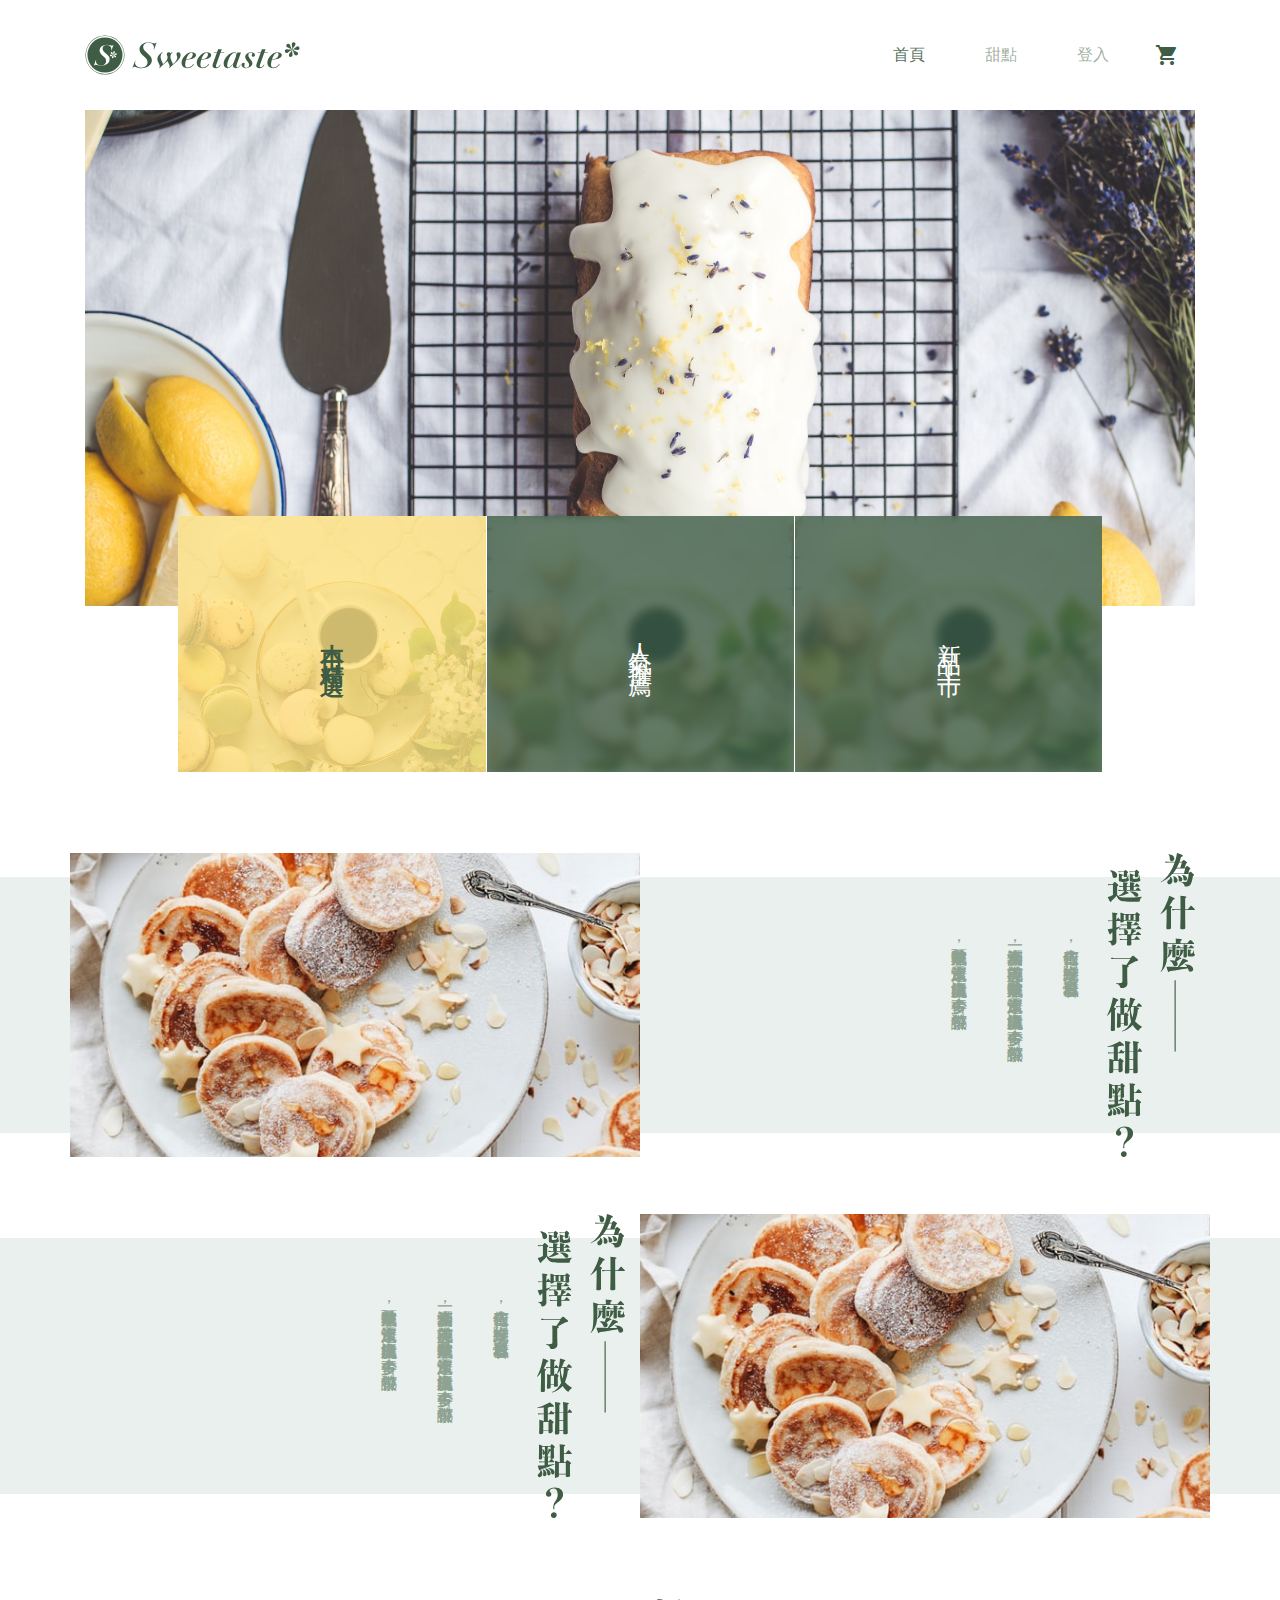
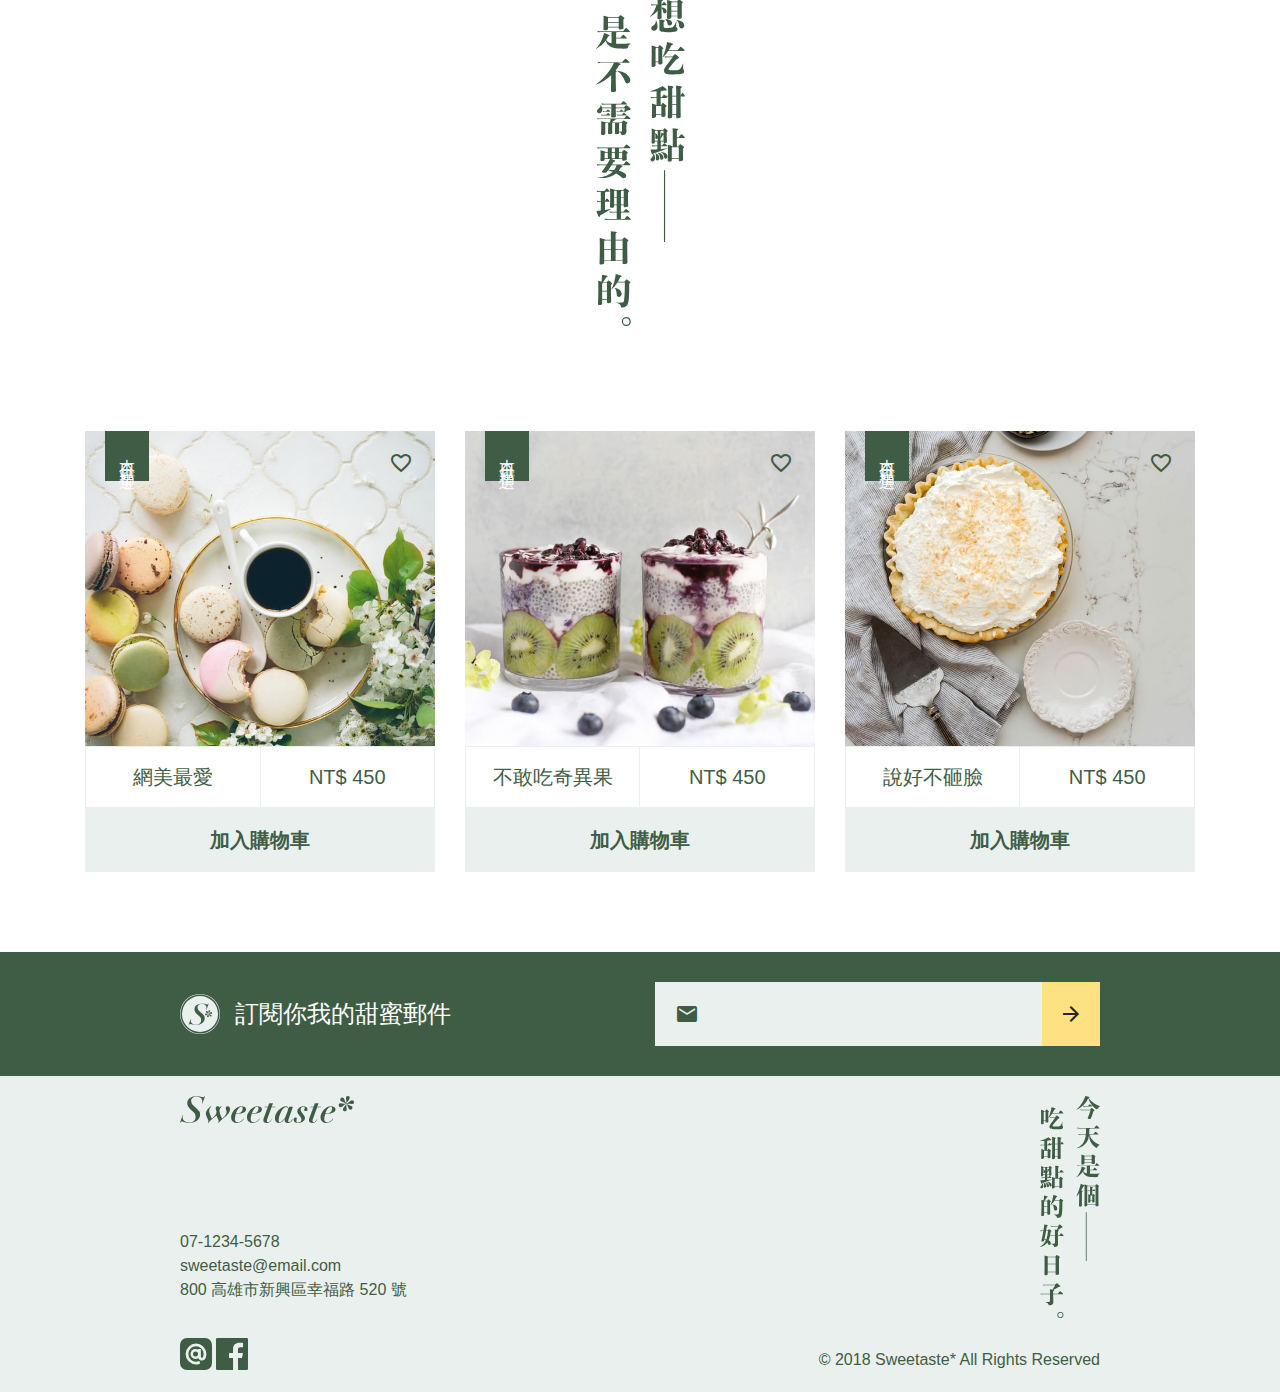
<file: index.html>
<!DOCTYPE html>
<html lang="en">
<head>
  <meta charset="UTF-8">
  <meta name="viewport" content="width=device-width, initial-scale=1.0">
  <meta http-equiv="X-UA-Compatible" content="ie=edge">
  <title>甜點電商</title>
  <link href="https://fonts.googleapis.com/icon?family=Material+Icons"
      rel="stylesheet">
  <link rel="stylesheet" href="./stylesheets/all.css">
  
</head>
<body>
  <!-- navbar -->
  <nav class="navbar navbar-expand-md navbar-light">
    <div class="container">
      <button class="navbar-toggler d-md-none d-flex align-items-center collapsed" type="button" data-toggle="collapse" data-target="#navbarSupportedContent" aria-controls="navbarSupportedContent" aria-expanded="false" aria-label="Toggle navigation">
          <i class="material-icons">
              menu
            </i>
      </button>
      <a class="navbar-brand" href="#">
        <img src="./image/logo-all-dark.svg" height="40" alt="" class="d-none d-md-inline-block">
        <img src="./image/logotype-sm-dark.svg" height="18" alt="" class="d-inline-block d-md-none">
      </a>
    <a class="nav-link d-flex align-items-center order-md-1" href="carts.html"><i class="material-icons">
      shopping_cart
      </i>
    </a>
    <div class="navbar-collapse collapse" id="navbarSupportedContent">
      <ul class="navbar-nav ml-auto">
        <li class="nav-item active">
          <a class="nav-link" href="#">首頁</a>
        </li>
        <li class="nav-item">
          <a class="nav-link" href="./product.html">甜點</a>
        </li>
        <li class="nav-item">
          <a class="nav-link" href="./login.html">登入</a>
        </li>
      </ul>
    </div>
  </div>
  </nav>
  <!-- header -->
  <div class="container px-0 px-md-3">
    <div class="main-image-cover bg-cover">
    </div>
    <div class="row no-gutters justify-content-center rectangle-section">
      <div class="col-md-10">
        <div class="row no-gutters">
          <a href="#" class="col-4 rectangle-image-wrap active">
            <span class="rectangle-text">本日精選</span>
            <div class="rectangle-over zindex--1 four-side"></div>
            <div class="rectangle-image bg-cover" style="background-image:url('./image/item-card-001.jpeg');"></div>
          </a>
          <a href="#" class="col-4 rectangle-image-wrap">
            <span class="rectangle-text">人氣推薦</span>
            <div class="rectangle-over zindex--1 four-side"></div>
            <div class="rectangle-image bg-cover" style="background-image:url('./image/item-card-001.jpeg')"></div>
          </a>
          <a href="#" class="col-4 rectangle-image-wrap">
            <span class="rectangle-text">新品上市</span>
            <div class="rectangle-over zindex--1 four-side"></div>
            <div class="rectangle-image bg-cover" style="background-image:url('./image/item-card-001.jpeg')"></div>
          </a>
        </div>
      </div>
    </div>
  </div>
  <!-- info -->
  <section class="my-md-9">
      <div class="row justify-content-center no-gutters d-md-none">
          <div class="col-6">
            <img src="./image/sm-橫式-為什麼選擇了做甜點.svg" class="my-5 img-fluid" alt="">
          </div>
        </div>
     <div class="bg-primary-lighter">
       <div class="container">
         <div class="row">
           <!-- 照片區塊 -->
           <div class="col-md-6 break-vertical-block px-0">
             <div class=" bg-cover h-100 section-image" style="background-image: url('./image/section-cover.jpeg')"></div>
           </div>
           <!-- 文字區塊 -->
           <div class="col-md-6 vertical-content d-flex justify-content-end">
              <!-- 文章 -->
              <div class="writing-md-vertical py-md-7 py-5 text-primary-light ">
                <p class="mb-0">青山依舊在，幾度夕陽紅。慣看秋月春風。</p>
                <p class="mb-0">一壺濁酒喜相逢，浪花淘盡英雄。是非成敗轉頭空，滾滾長江東逝水，白髮漁樵江渚上，古今多少事，都付笑談中。</p>
                <p class="mb-0">是非成敗轉頭空，滾滾長江東逝水，白髮漁樵江渚上，古今多少事，都付笑談中。</p>
              </div>
              <!-- 標題  -->
              <div class="break-vertical-block d-none d-md-block">
                <img src="./image/lg-為什麼選擇了做甜點.svg" width="88" alt="">
              </div>
           </div>
         </div>
       </div>
     </div>
  </section>
  <section class="my-md-9">
      <div class="row justify-content-center no-gutters d-md-none">
          <div class="col-6">
            <img src="./image/sm-橫式-為什麼選擇了做甜點.svg" class="my-5 img-fluid" alt="">
          </div>
        </div>
     <div class="bg-primary-lighter">
       <div class="container">
         <!-- 反轉 -->
         <div class="row flex-row-reverse">
           <!-- 照片區塊 -->
           <div class="col-md-6 break-vertical-block px-0">
             <div class=" bg-cover h-100 section-image" style="background-image: url('./image/section-cover.jpeg')"></div>
           </div>
           <!-- 文字區塊 -->
           <div class="col-md-6 vertical-content d-flex justify-content-end">
              <!-- 文章 -->
              <div class="writing-md-vertical py-md-7 py-5 text-primary-light ">
                <p class="mb-0">青山依舊在，幾度夕陽紅。慣看秋月春風。</p>
                <p class="mb-0">一壺濁酒喜相逢，浪花淘盡英雄。是非成敗轉頭空，滾滾長江東逝水，白髮漁樵江渚上，古今多少事，都付笑談中。</p>
                <p class="mb-0">是非成敗轉頭空，滾滾長江東逝水，白髮漁樵江渚上，古今多少事，都付笑談中。</p>
              </div>
              <!-- 標題  -->
              <div class="break-vertical-block d-none d-md-block">
                <img src="./image/lg-為什麼選擇了做甜點.svg" width="88" alt="">
              </div>
           </div>
         </div>
       </div>
     </div>
  </section>
  <!-- text -->
  <section class="text-center my-5 my-md-9">
    <img src="./image/lg-想吃甜點是不需要理由的.svg" class="img-fluid d-none d-md-inline-block" width="89" alt="">
    <img src="./image/sm-橫式-想吃甜點是不需要理由的.svg" class="img-fluid d-md-none" width="226" alt="">
  </section>
  <!-- item -->
  <section class="container my-5 my-md-7">
    <div class="row">
      <div class="col-md-4">
        <div class="item-card mb-4">
          <div class="item-image bg-cover" style="background-image: url('./image/item-card-001.jpeg');">
          <div class="item-tag">本日精選</div>
          <div class="item-icon">
            <label class="ui-checked-display">
              <input type="checkbox" class="ui-checkbox">
              <i class="material-icons ui-show">
                favorite
              </i>
              <i class="material-icons ui-hidden">
                favorite_border
              </i>
            </label>
          </div>
          </div>
          <div class="item-body d-flex text-center">
            <div class="item-name col">網美最愛</div>
            <div class="item-price col">NT$ 450</div>
          </div>
          <a href="#" class="btn-lg btn-primary-lighter btn btn-block">
            加入購物車
          </a>
        </div>
      </div>
      <div class="col-md-4">
        <div class="item-card mb-4">
          <div class="item-image bg-cover" style="background-image: url('./image/item-card-003.jpeg');">
          <div class="item-tag">本日精選</div>
          <div class="item-icon">
            <label class="ui-checked-display">
              <input type="checkbox" class="ui-checkbox">
              <i class="material-icons ui-show">
                favorite
              </i>
              <i class="material-icons ui-hidden">
                favorite_border
              </i>
            </label>
          </div>
          </div>
          <div class="item-body d-flex text-center">
            <div class="item-name col">不敢吃奇異果</div>
            <div class="item-price col">NT$ 450</div>
          </div>
          <a href="#" class="btn-lg btn-primary-lighter btn btn-block">
            加入購物車
          </a>
        </div>
      </div>
      <div class="col-md-4">
        <div class="item-card mb-4">
          <div class="item-image bg-cover" style="background-image: url('./image/item-card-002.jpeg');">
          <div class="item-tag">本日精選</div>
          <div class="item-icon">
            <label class="ui-checked-display">
              <input type="checkbox" class="ui-checkbox">
              <i class="material-icons ui-show">
                favorite
              </i>
              <i class="material-icons ui-hidden">
                favorite_border
              </i>
            </label>
          </div>
          </div>
          <div class="item-body d-flex text-center">
            <div class="item-name col">說好不砸臉</div>
            <div class="item-price col">NT$ 450</div>
          </div>
          <a href="#" class="btn-lg btn-primary-lighter btn btn-block">
            加入購物車
          </a>
        </div>
      </div>
    </div>
  </section>
  <!-- mail -->
  <section class="py-5 bg-primary">
    <div class="container">
      <div class="row justify-content-center">
        <div class="col-md-5 d-flex align-items-center justify-content-center justify-content-md-start mb-4 mb-md-0">
          <img src="./image/logo-light.svg" width="40" height="40" alt="">
          <span class="mx-3 text-white h4 mb-0">訂閱你我的甜蜜郵件</span>
        </div>
        <div class="col-md-5">
          <div class="form-square form-square-withicon d-flex justify-content-between">
            <label for="subscription" class="material-icons form-square-icon-left">email</label>
            <input type="email" id="subscription" class="form-input w-100">
            <button class="btn btn-accent btn-lg d-flex align-items-center">
              <i class="material-icons">arrow_forward</i>
            </button>
          </div>
        </div>
      </div>
    </div>
  </section>
  <!-- footer -->
  <footer class="py-4 bg-primary-lighter">
    <div class="container">
      <div class="row justify-content-center">
        <div class="col-md-5 d-flex flex-column justify-content-between">
          <div>
            <img src="./image/logotype-sm-dark.svg" height="27" alt="">
          </div>
          <ul class="mt-5 list-unstyled">
            <li>07-1234-5678</li>
            <li>
              <a href="mailto:sweetaste@email.com">sweetaste@email.com</a>
            </li>
            <li>
              800 高雄市新興區幸福路 520 號
            </li>
          </ul>
        </div>
        <div class="col-md-5 text-right d-none d-md-block">
          <img src="./image/sm-今天是個吃甜點的好日子.svg" width="60" alt="">
        </div>
      </div>
      <div class="row justify-content-center mt-4">
        <div class="col-md-5">
          <img src="./image/ic-line@.svg" height="32" width="32" alt="line@">
          <img src="./image/ic-facebook.svg" height="32" width="32" alt="">
        </div>
        <div class="col-md-5 text-md-right mt-2">
          <span>© 2018 Sweetaste* All Rights Reserved</span>
        </div>
      </div>
    </div>
  </footer>
  <script src="https://code.jquery.com/jquery-3.3.1.slim.min.js" integrity="sha384-q8i/X+965DzO0rT7abK41JStQIAqVgRVzpbzo5smXKp4YfRvH+8abtTE1Pi6jizo" crossorigin="anonymous"></script>
  <script src="https://cdnjs.cloudflare.com/ajax/libs/popper.js/1.14.6/umd/popper.min.js" integrity="sha384-wHAiFfRlMFy6i5SRaxvfOCifBUQy1xHdJ/yoi7FRNXMRBu5WHdZYu1hA6ZOblgut" crossorigin="anonymous"></script>
  <script src="bootstrap-4.2.1/dist/js/bootstrap.min.js"></script>
</body>
</html>
</file>
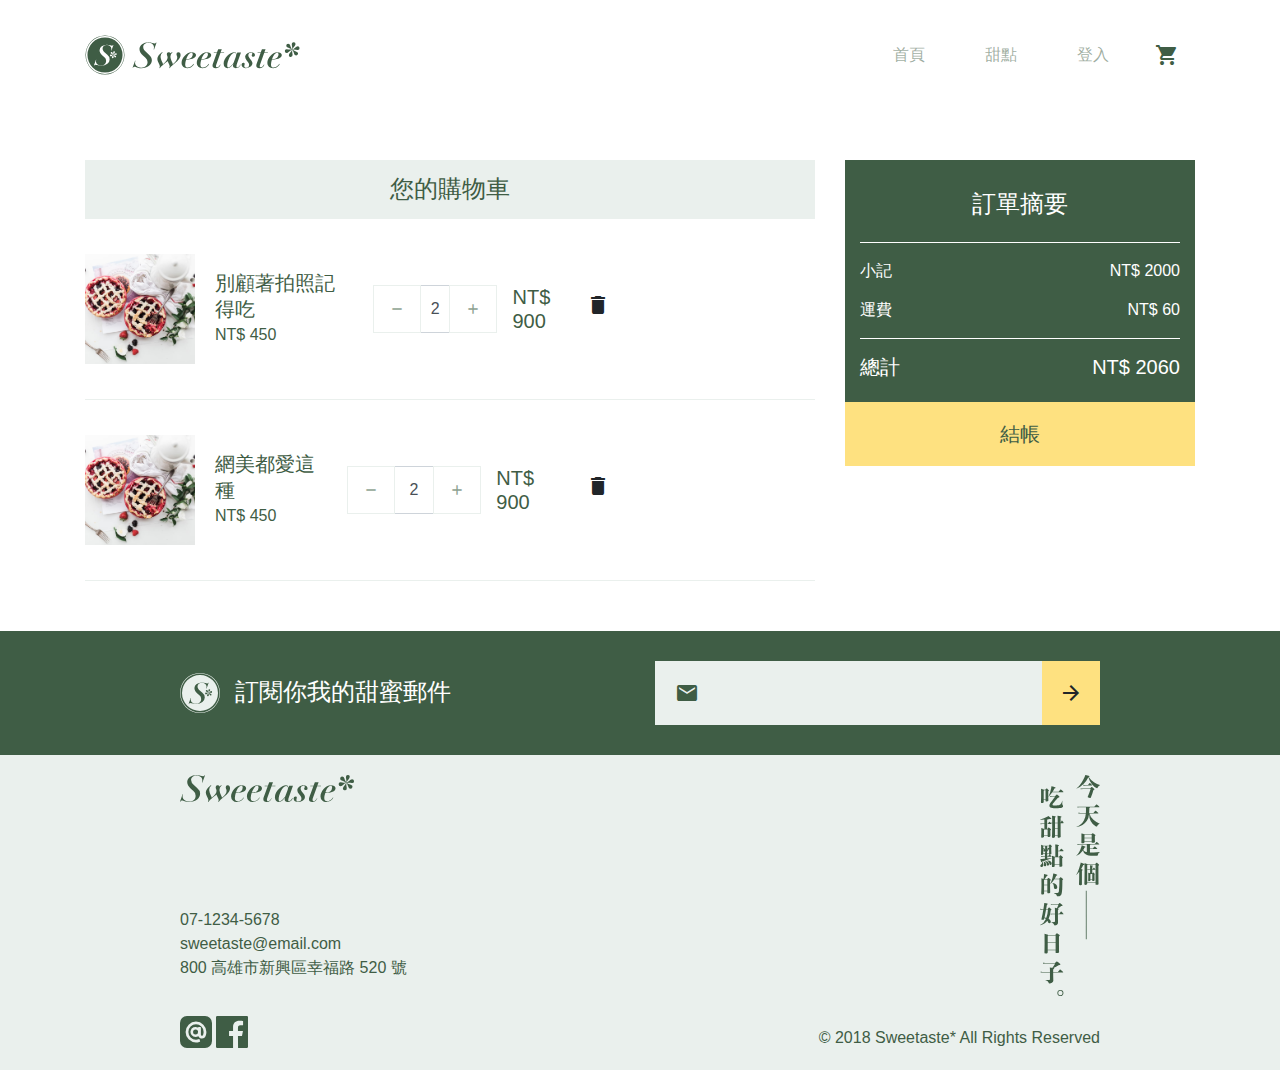
<file: carts.html>
<!DOCTYPE html>
<html lang="en">
<head>
  <meta charset="UTF-8">
  <meta name="viewport" content="width=device-width, initial-scale=1.0">
  <meta http-equiv="X-UA-Compatible" content="ie=edge">
  <title>購物車</title>
  <link href="https://fonts.googleapis.com/icon?family=Material+Icons"
      rel="stylesheet">
  <link rel="stylesheet" href="./stylesheets/all.css">
  
</head>
<body>
  <!-- navbar -->
  <nav class="navbar navbar-expand-md navbar-light">
    <div class="container">
      <button class="navbar-toggler d-md-none d-flex align-items-center collapsed" type="button" data-toggle="collapse" data-target="#navbarSupportedContent" aria-controls="navbarSupportedContent" aria-expanded="false" aria-label="Toggle navigation">
          <i class="material-icons">
              menu
            </i>
      </button>
      <a class="navbar-brand" href="#">
        <img src="./image/logo-all-dark.svg" height="40" alt="" class="d-none d-md-inline-block">
        <img src="./image/logotype-sm-dark.svg" height="18" alt="" class="d-inline-block d-md-none">
      </a>
    <a class="nav-link d-flex align-items-center order-md-1" href="carts.html"><i class="material-icons">
      shopping_cart
      </i>
    </a>
    <div class="navbar-collapse collapse" id="navbarSupportedContent">
      <ul class="navbar-nav ml-auto">
        <li class="nav-item">
          <a class="nav-link" href="./index.html">首頁</a>
        </li>
        <li class="nav-item">
          <a class="nav-link" href="./product.html">甜點</a>
        </li>
        <li class="nav-item">
          <a class="nav-link" href="#">登入</a>
        </li>
      </ul>
    </div>
  </div>
  </nav>
  <!-- cart -->
  <section class="container my-md-6">
    <div class="row">
      <div class="col-md-8">
        <h1 class="bg-primary-lighter text-center h4 mb-0 py-3">您的購物車</h1>

        <div class="cart-row d-flex flex-md-row flex-column py-3">
          <div class="d-flex align-items-center flex-grow-1 mr-md-3">
            <div class="my-4 mr-4 flex-grow-1 flex-md-grow-0">
              <div class="cart-image bg-cover" style="background-image: url('./image/cart-item.jpeg');"></div>
            </div>
            <div class="d-flex align-items-md-center flex-column flex-md-row flex-md-grow-1">
              <div class="flex-fill mr-md-4">
                <span class="h5">別顧著拍照記得吃</span>
                <br>
                <span>NT$ 450</span>
              </div>
              <div class="cart-control ml-md-auto mt-md-0">
                <div class="input-group carts-input-group">
                  <div class="input-group-prepend">
                    <button class="btn btn-brand-light text-primary-light material-icons">remove</button>
                  </div>
                  <input type="text" class="form-control" value="2">
                  <div class="input-group-append">
                    <button class="btn btn-brand-light text-primary-light material-icons">add</button>
                  </div>
                </div>
              </div>
            </div>
          </div>
          <div class="price ml-md-auto align-items-center py-3 justify-content-end d-flex flex-md-row-reverse">
            <a href="#" class="btn d-none d-md-block"><span class="material-icons">delete_outline</span></a>
            <span class="h5 mb-0 mr-md-3">NT$ 900</span>
          </div>
        </div>
        <div class="cart-row d-flex flex-md-row flex-column py-3">
          <div class="d-flex align-items-center flex-grow-1 mr-md-3">
            <div class="my-4 mr-4 flex-grow-1 flex-md-grow-0">
              <div class="cart-image bg-cover" style="background-image: url('./image/cart-item.jpeg');"></div>
            </div>
            <div class="d-flex align-items-md-center flex-column flex-md-row flex-md-grow-1">
              <div class="flex-fill mr-md-4">
                <span class="h5">網美都愛這種</span>
                <br>
                <span>NT$ 450</span>
              </div>
              <div class="cart-control ml-md-auto mt-md-0">
                <div class="input-group carts-input-group">
                  <div class="input-group-prepend">
                    <button class="btn btn-brand-light text-primary-light material-icons">remove</button>
                  </div>
                  <input type="text" class="form-control" value="2">
                  <div class="input-group-append">
                    <button class="btn btn-brand-light text-primary-light material-icons">add</button>
                  </div>
                </div>
              </div>
            </div>
          </div>
          <div class="price ml-md-auto align-items-center py-3 justify-content-end d-flex flex-md-row-reverse">
            <a href="#" class="btn d-none d-md-block"><span class="material-icons">delete_outline</span></a>
            <span class="h5 mb-0 mr-md-3">NT$ 900</span>
          </div>
        </div>
      </div>
      <div class="col-md-4">
        <div class="msg-box text-white p-md-3 py-3">
          <h2 class="h4 text-center py-3">訂單摘要</h2>
          <hr class="border-white mt-0">
          <div class="d-flex justify-content-between mb-3">
            <span>小記</span>
            <span>NT$ 2000</span>
          </div>
          <div class="d-flex justify-content-between mb-3">
            <span>運費</span>
            <span>NT$ 60</span>
          </div>
          <hr class="border-primary-lighter d-md-none mt-0">
          <hr class="border-white d-md-block d-none">
          <div class="d-flex justify-content-between">
            <span class="h5">總計</span>
            <span class="h5">NT$ 2060</span>
          </div>
        </div>
        <button class="d-none d-md-block btn-block border-0 bg-accent mx-md-0">
          <a href="./checkout.html" class="btn btn-block btn-lg text-primary py-3 text-center">結帳</a>
        </button>
       
      </div>
      <button class="d-md-none btn-block border-0 bg-accent mx-md-0">
        <a href="./checkout.html" class="btn btn-block btn-lg text-primary py-3 text-center">結帳</a>
      </button>
    </div>
  </section>
  <!-- mail -->
  <section class="py-5 bg-primary">
    <div class="container">
      <div class="row justify-content-center">
        <div class="col-md-5 d-flex align-items-center justify-content-center justify-content-md-start mb-4 mb-md-0">
          <img src="./image/logo-light.svg" width="40" height="40" alt="">
          <span class="mx-3 text-white h4 mb-0">訂閱你我的甜蜜郵件</span>
        </div>
        <div class="col-md-5">
          <div class="form-square form-square-withicon d-flex justify-content-between">
            <label for="subscription" class="material-icons form-square-icon-left">email</label>
            <input type="email" id="subscription" class="form-input w-100">
            <button class="btn btn-accent btn-lg d-flex align-items-center">
              <i class="material-icons">arrow_forward</i>
            </button>
          </div>
        </div>
      </div>
    </div>
  </section>
  <!-- footer -->
  <footer class="py-4 bg-primary-lighter">
    <div class="container">
      <div class="row justify-content-center">
        <div class="col-md-5 d-flex flex-column justify-content-between">
          <div>
            <img src="./image/logotype-sm-dark.svg" height="27" alt="">
          </div>
          <ul class="mt-5 list-unstyled">
            <li>07-1234-5678</li>
            <li>
              <a href="mailto:sweetaste@email.com">sweetaste@email.com</a>
            </li>
            <li>
              800 高雄市新興區幸福路 520 號
            </li>
          </ul>
        </div>
        <div class="col-md-5 text-right d-none d-md-block">
          <img src="./image/sm-今天是個吃甜點的好日子.svg" width="60" alt="">
        </div>
      </div>
      <div class="row justify-content-center mt-4">
        <div class="col-md-5">
          <img src="./image/ic-line@.svg" height="32" width="32" alt="line@">
          <img src="./image/ic-facebook.svg" height="32" width="32" alt="">
        </div>
        <div class="col-md-5 text-md-right mt-2">
          <span>© 2018 Sweetaste* All Rights Reserved</span>
        </div>
      </div>
    </div>
  </footer>
  <script src="https://code.jquery.com/jquery-3.3.1.slim.min.js" integrity="sha384-q8i/X+965DzO0rT7abK41JStQIAqVgRVzpbzo5smXKp4YfRvH+8abtTE1Pi6jizo" crossorigin="anonymous"></script>
  <script src="https://cdnjs.cloudflare.com/ajax/libs/popper.js/1.14.6/umd/popper.min.js" integrity="sha384-wHAiFfRlMFy6i5SRaxvfOCifBUQy1xHdJ/yoi7FRNXMRBu5WHdZYu1hA6ZOblgut" crossorigin="anonymous"></script>
  <script src="bootstrap-4.2.1/dist/js/bootstrap.min.js"></script>
</body>
</html>
</file>
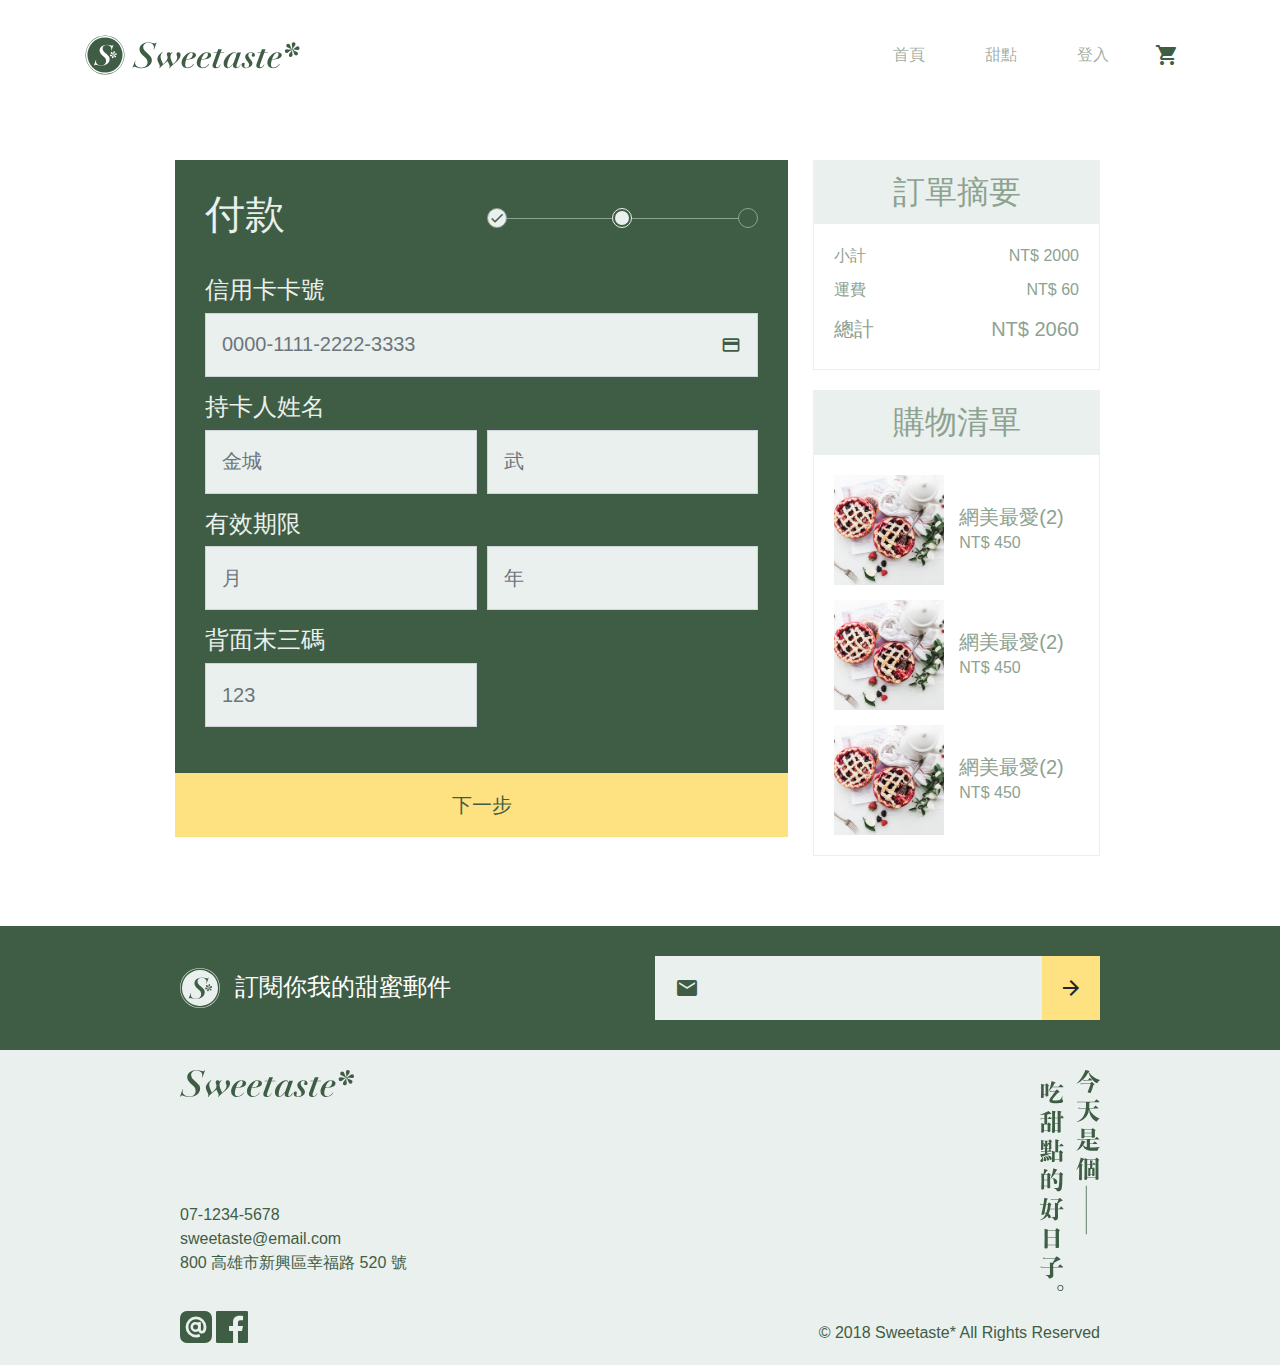
<file: checkout-2.html>
<!DOCTYPE html>
<html lang="en">
<head>
  <meta charset="UTF-8">
  <meta name="viewport" content="width=device-width, initial-scale=1.0">
  <meta http-equiv="X-UA-Compatible" content="ie=edge">
  <title>購物車-確認步驟2</title>
  <link href="https://fonts.googleapis.com/icon?family=Material+Icons"
      rel="stylesheet">
  <link rel="stylesheet" href="./stylesheets/all.css">
  
</head>
<body>
  <!-- navbar -->
  <nav class="navbar navbar-expand-md navbar-light">
    <div class="container">
      <button class="navbar-toggler d-md-none d-flex align-items-center collapsed" type="button" data-toggle="collapse" data-target="#navbarSupportedContent" aria-controls="navbarSupportedContent" aria-expanded="false" aria-label="Toggle navigation">
          <i class="material-icons">
              menu
            </i>
      </button>
      <a class="navbar-brand" href="#">
        <img src="./image/logo-all-dark.svg" height="40" alt="" class="d-none d-md-inline-block">
        <img src="./image/logotype-sm-dark.svg" height="18" alt="" class="d-inline-block d-md-none">
      </a>
    <a class="nav-link d-flex align-items-center order-md-1" href="carts.html"><i class="material-icons">
      shopping_cart
      </i>
    </a>
    <div class="navbar-collapse collapse" id="navbarSupportedContent">
      <ul class="navbar-nav ml-auto">
        <li class="nav-item">
          <a class="nav-link" href="./index.html">首頁</a>
        </li>
        <li class="nav-item">
          <a class="nav-link" href="./product.html">甜點</a>
        </li>
        <li class="nav-item">
          <a class="nav-link" href="#">登入</a>
        </li>
      </ul>
    </div>
  </div>
  </nav>
  <!-- checkout -->
  <div class="container my-md-6">
     <div class="row">
         <div class="col-lg-10 mx-auto">
             <div class="row">
                 <div class="col-lg-8 px-0 px-lg-2">
                     <div class="p-5 bg-primary text-primary-lighter">
                         <div class="form-row mb-5">
                             <div class="col-6">
                                 <h1 class="text-primary-lighter">付款</h1>
                             </div>
                             <div class="col-6 d-flex align-items-center">
                                <div class="process-steps w-100">
                                    <div class="step-circle material-icons completed">done</div>
                                    <div class="step-circle material-icons active"></div>
                                    <div class="step-circle material-icons"></div>
                                  </div>
                             </div>
                         </div>
                        <div class="form-group">
                          <label for="credit" class="h4">信用卡卡號</label>
                          <div class="input-group input-group-lg">
                            <input type="text" id="credit" class="form-control bg-primary-lighter border-right-0" placeholder="0000-1111-2222-3333">
                            <div class="input-group-append">
                               <span class="input-group-text bg-primary-lighter text-primary material-icons">credit_card</span>
                            </div>
                          </div>
                        </div>
                         <div class="form-group">
                            <label for="phonenumber" class="h4">持卡人姓名</label>
                            <div class="form-row">
                              <div class="col-6">
                                <input type="text" id="phonenumber" class="form-control form-control-lg bg-primary-lighter" placeholder="金城">
                              </div>
                              <div class="col-6">
                                <input type="text" id="phonenumber" class="form-control form-control-lg bg-primary-lighter" placeholder="武">
                              </div>
                            </div>
                         </div>
                         <div class="form-group">
                          <label for="phonenumber" class="h4">有效期限</label>
                          <div class="form-row">
                            <div class="col-6">
                              <input type="text" id="phonenumber" class="form-control form-control-lg bg-primary-lighter" placeholder="月">
                            </div>
                            <div class="col-6">
                              <input type="text" id="phonenumber" class="form-control form-control-lg bg-primary-lighter" placeholder="年">
                            </div>
                          </div>
                       </div>
                       <div class="form-group">
                         <label for="" class="h4">背面末三碼</label>
                         <div class="form-row">
                           <div class="col-6">
                             <input type="text" id="" class="form-control form-control-lg bg-primary-lighter" placeholder="123">
                           </div>
                         </div>
                       </div>
                     </div>
                     <button class="btn-block border-0 bg-accent mx-md-0">
                        <a href="./checkout-3.html" class="btn btn-block btn-lg text-primary py-3 text-center">下一步</a>
                      </button>
                 </div>
                 <div class="col-lg-4 d-none d-lg-block">
                     <div class="card border-primary-lighter mb-4">
                         <h2 class="card-header text-primary-light text-center bg-primary-lighter border-primary-lighter">訂單摘要</h2>
                         <div class="card-body text-primary-light">
                             <div class="d-flex justify-content-between mb-2">
                                 <span>小計</span>
                                 <span>NT$ 2000</span>
                             </div>
                             <div class="d-flex justify-content-between mb-3">
                                <span>運費</span>
                                <span>NT$ 60</span>
                             </div>
                             <div class="d-flex justify-content-between">
                                <span class="h5">總計</span>
                                <span class="h5">NT$ 2060</span>
                             </div>
                         </div>
                     </div>
                     <div class="card border-primary-lighter mb-4">
                        <h2 class="card-header text-primary-light text-center bg-primary-lighter border-primary-lighter">購物清單</h2>
                        <div class="card-body text-primary-light">
                            <div class="d-flex mb-3">
                                <div class="cart-image bg-cover mr-3" style="background-image: url('./image/cart-item.jpeg');"></div>
                                <div class="d-flex align-items-center">
                                    <div class="flex-fill text-primary-light">
                                        <span class="h5">網美最愛(2)</span>
                                        <br>
                                        <span>NT$ 450</span>
                                    </div>
                                </div>
                            </div>
                            <div class="d-flex mb-3">
                                <div class="cart-image bg-cover mr-3" style="background-image: url('./image/cart-item.jpeg');"></div>
                                <div class="d-flex align-items-center">
                                    <div class="flex-fill text-primary-light">
                                        <span class="h5">網美最愛(2)</span>
                                        <br>
                                        <span>NT$ 450</span>
                                    </div>
                                </div>
                            </div>
                            <div class="d-flex">
                                <div class="cart-image bg-cover mr-3" style="background-image: url('./image/cart-item.jpeg');"></div>
                                <div class="d-flex align-items-center">
                                    <div class="flex-fill text-primary-light">
                                        <span class="h5">網美最愛(2)</span>
                                        <br>
                                        <span>NT$ 450</span>
                                    </div>
                                </div>
                            </div>
                        </div>
                    </div>
                 </div>
             </div>
         </div>
     </div>
  </div>
  <!-- mail -->
  <section class="py-5 bg-primary">
    <div class="container">
      <div class="row justify-content-center">
        <div class="col-md-5 d-flex align-items-center justify-content-center justify-content-md-start mb-4 mb-md-0">
          <img src="./image/logo-light.svg" width="40" height="40" alt="">
          <span class="mx-3 text-white h4 mb-0">訂閱你我的甜蜜郵件</span>
        </div>
        <div class="col-md-5">
          <div class="form-square form-square-withicon d-flex justify-content-between">
            <label for="subscription" class="material-icons form-square-icon-left">email</label>
            <input type="email" id="subscription" class="form-input w-100">
            <button class="btn btn-accent btn-lg d-flex align-items-center">
              <i class="material-icons">arrow_forward</i>
            </button>
          </div>
        </div>
      </div>
    </div>
  </section>
  <!-- footer -->
  <footer class="py-4 bg-primary-lighter">
    <div class="container">
      <div class="row justify-content-center">
        <div class="col-md-5 d-flex flex-column justify-content-between">
          <div>
            <img src="./image/logotype-sm-dark.svg" height="27" alt="">
          </div>
          <ul class="mt-5 list-unstyled">
            <li>07-1234-5678</li>
            <li>
              <a href="mailto:sweetaste@email.com">sweetaste@email.com</a>
            </li>
            <li>
              800 高雄市新興區幸福路 520 號
            </li>
          </ul>
        </div>
        <div class="col-md-5 text-right d-none d-md-block">
          <img src="./image/sm-今天是個吃甜點的好日子.svg" width="60" alt="">
        </div>
      </div>
      <div class="row justify-content-center mt-4">
        <div class="col-md-5">
          <img src="./image/ic-line@.svg" height="32" width="32" alt="line@">
          <img src="./image/ic-facebook.svg" height="32" width="32" alt="">
        </div>
        <div class="col-md-5 text-md-right mt-2">
          <span>© 2018 Sweetaste* All Rights Reserved</span>
        </div>
      </div>
    </div>
  </footer>
  <script src="https://code.jquery.com/jquery-3.3.1.slim.min.js" integrity="sha384-q8i/X+965DzO0rT7abK41JStQIAqVgRVzpbzo5smXKp4YfRvH+8abtTE1Pi6jizo" crossorigin="anonymous"></script>
  <script src="https://cdnjs.cloudflare.com/ajax/libs/popper.js/1.14.6/umd/popper.min.js" integrity="sha384-wHAiFfRlMFy6i5SRaxvfOCifBUQy1xHdJ/yoi7FRNXMRBu5WHdZYu1hA6ZOblgut" crossorigin="anonymous"></script>
  <script src="bootstrap-4.2.1/dist/js/bootstrap.min.js"></script>
</body>
</html>
</file>
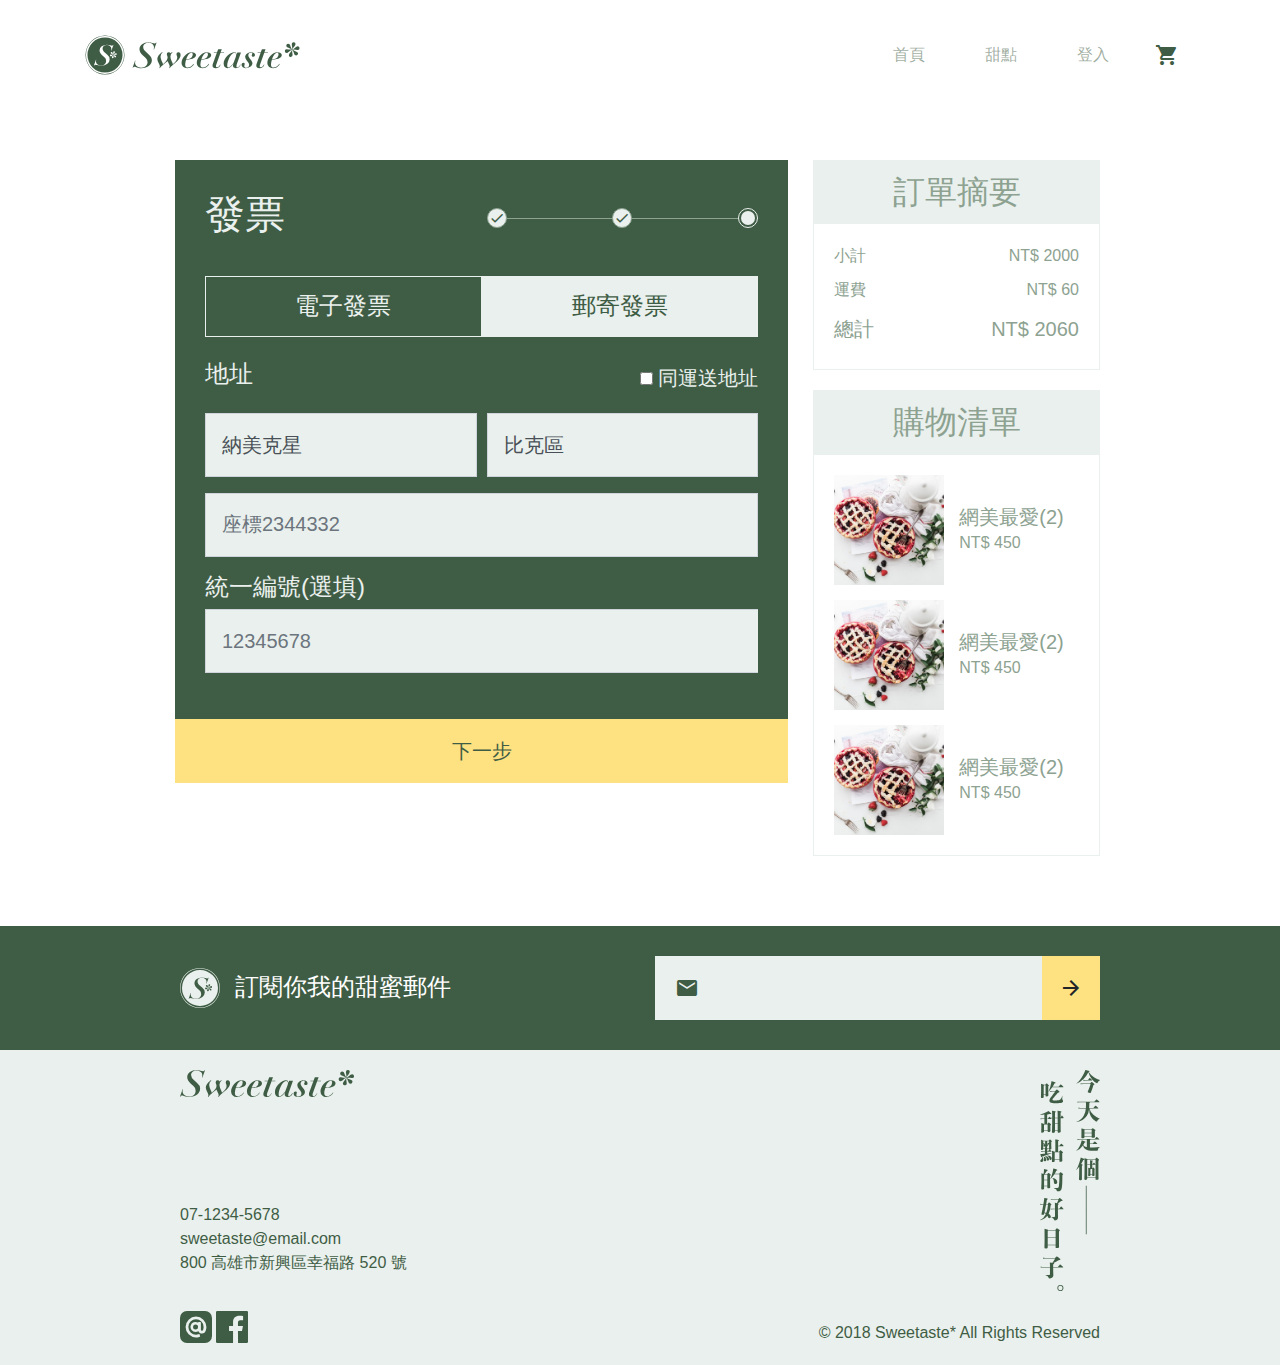
<file: checkout-3-2.html>
<!DOCTYPE html>
<html lang="en">
<head>
  <meta charset="UTF-8">
  <meta name="viewport" content="width=device-width, initial-scale=1.0">
  <meta http-equiv="X-UA-Compatible" content="ie=edge">
  <title>購物車-確認步驟3-郵寄發票</title>
  <link href="https://fonts.googleapis.com/icon?family=Material+Icons"
      rel="stylesheet">
  <link rel="stylesheet" href="./stylesheets/all.css">
  
</head>
<body>
  <!-- navbar -->
  <nav class="navbar navbar-expand-md navbar-light">
    <div class="container">
      <button class="navbar-toggler d-md-none d-flex align-items-center collapsed" type="button" data-toggle="collapse" data-target="#navbarSupportedContent" aria-controls="navbarSupportedContent" aria-expanded="false" aria-label="Toggle navigation">
          <i class="material-icons">
              menu
            </i>
      </button>
      <a class="navbar-brand" href="#">
        <img src="./image/logo-all-dark.svg" height="40" alt="" class="d-none d-md-inline-block">
        <img src="./image/logotype-sm-dark.svg" height="18" alt="" class="d-inline-block d-md-none">
      </a>
    <a class="nav-link d-flex align-items-center order-md-1" href="carts.html"><i class="material-icons">
      shopping_cart
      </i>
    </a>
    <div class="navbar-collapse collapse" id="navbarSupportedContent">
      <ul class="navbar-nav ml-auto">
        <li class="nav-item">
          <a class="nav-link" href="./index.html">首頁</a>
        </li>
        <li class="nav-item">
          <a class="nav-link" href="./product.html">甜點</a>
        </li>
        <li class="nav-item">
          <a class="nav-link" href="#">登入</a>
        </li>
      </ul>
    </div>
  </div>
  </nav>
  <!-- checkout -->
  <div class="container my-md-6">
     <div class="row">
         <div class="col-lg-10 mx-auto">
             <div class="row">
                 <div class="col-lg-8 px-0 px-lg-2">
                     <div class="p-5 bg-primary text-primary-lighter">
                         <div class="form-row mb-5">
                             <div class="col-6">
                                 <h1 class="text-primary-lighter">發票</h1>
                             </div>
                             <div class="col-6 d-flex align-items-center">
                                <div class="process-steps w-100">
                                    <divｂ class="step-circle material-icons completed">done</divｂ>
                                    <div class="step-circle material-icons completed">done</div>
                                    <div class="step-circle material-icons active"></div>
                                  </div>
                             </div>
                         </div>
                         <ul class="nav nav-fill mb-3">
                            <li class="nav-item">
                              <a class="nav-link  py-3 h4" href="./checkout-3.html">電子發票</a>
                            </li>
                            <li class="nav-item">
                              <a class="nav-link py-3 bg-primary-lighter text-primary active h4" href="#">郵寄發票</a>
                            </li>
                          </ul>
                          <div class="form-group">
                              <div class="form-group d-flex justify-content-between">
                                <label for="address" class="h4">地址</label>
                                <div class="form-check form-check-inline mr-0">
                                    <input class="form-check-input" type="checkbox" id="inlineCheckbox1" value="option1">
                                    <label class="form-check-label h5" for="inlineCheckbox1">同運送地址</label>
                                </div>
                            </div>
                            <div class="form-row">
                                <div class="col-6">
                                    <div class="form-group">
                                        <select id="planet" class="form-control form-control-lg bg-primary-lighter">
                                            <option value="納美克星">納美克星</option>
                                        </select>
                                    </div>
                                </div>
                                <div class="col-6">
                                    <div class="form-group">
                                        <select id="area" class="form-control form-control-lg bg-primary-lighter">
                                            <option value="比克區">比克區</option>
                                        </select>
                                    </div>
                                </div>
                            </div>
                            <div class="form-row">
                                <div class="col-12">
                                  <input type="text" id="adddress" class="form-control form-control-lg bg-primary-lighter" placeholder="座標2344332">
                                </div>
                            </div>
                         </div>
                        <div class="form-group">
                            <label for="tax-id" class="h4">統一編號(選填)</label>
                            <div class="input-group input-group-lg">
                              <input type="text" id="tax-id" class="form-control bg-primary-lighter border-right-0" placeholder="12345678">
                            </div>
                          </div>
                         
                     </div>
                     <button class="btn-block border-0 bg-accent mx-md-0">
                        <a href="./checkout-finish.html" class="btn btn-block btn-lg text-primary py-3 text-center">下一步</a>
                      </button>
                 </div>
                 <div class="col-lg-4 d-none d-lg-block">
                     <div class="card border-primary-lighter mb-4">
                         <h2 class="card-header text-primary-light text-center bg-primary-lighter border-primary-lighter">訂單摘要</h2>
                         <div class="card-body text-primary-light">
                             <div class="d-flex justify-content-between mb-2">
                                 <span>小計</span>
                                 <span>NT$ 2000</span>
                             </div>
                             <div class="d-flex justify-content-between mb-3">
                                <span>運費</span>
                                <span>NT$ 60</span>
                             </div>
                             <div class="d-flex justify-content-between">
                                <span class="h5">總計</span>
                                <span class="h5">NT$ 2060</span>
                             </div>
                         </div>
                     </div>
                     <div class="card border-primary-lighter mb-4">
                        <h2 class="card-header text-primary-light text-center bg-primary-lighter border-primary-lighter">購物清單</h2>
                        <div class="card-body text-primary-light">
                            <div class="d-flex mb-3">
                                <div class="cart-image bg-cover mr-3" style="background-image: url('./image/cart-item.jpeg');"></div>
                                <div class="d-flex align-items-center">
                                    <div class="flex-fill text-primary-light">
                                        <span class="h5">網美最愛(2)</span>
                                        <br>
                                        <span>NT$ 450</span>
                                    </div>
                                </div>
                            </div>
                            <div class="d-flex mb-3">
                                <div class="cart-image bg-cover mr-3" style="background-image: url('./image/cart-item.jpeg');"></div>
                                <div class="d-flex align-items-center">
                                    <div class="flex-fill text-primary-light">
                                        <span class="h5">網美最愛(2)</span>
                                        <br>
                                        <span>NT$ 450</span>
                                    </div>
                                </div>
                            </div>
                            <div class="d-flex">
                                <div class="cart-image bg-cover mr-3" style="background-image: url('./image/cart-item.jpeg');"></div>
                                <div class="d-flex align-items-center">
                                    <div class="flex-fill text-primary-light">
                                        <span class="h5">網美最愛(2)</span>
                                        <br>
                                        <span>NT$ 450</span>
                                    </div>
                                </div>
                            </div>
                        </div>
                    </div>
                 </div>
             </div>
         </div>
     </div>
  </div>
  <!-- mail -->
  <section class="py-5 bg-primary">
    <div class="container">
      <div class="row justify-content-center">
        <div class="col-md-5 d-flex align-items-center justify-content-center justify-content-md-start mb-4 mb-md-0">
          <img src="./image/logo-light.svg" width="40" height="40" alt="">
          <span class="mx-3 text-white h4 mb-0">訂閱你我的甜蜜郵件</span>
        </div>
        <div class="col-md-5">
          <div class="form-square form-square-withicon d-flex justify-content-between">
            <label for="subscription" class="material-icons form-square-icon-left">email</label>
            <input type="email" id="subscription" class="form-input w-100">
            <button class="btn btn-accent btn-lg d-flex align-items-center">
              <i class="material-icons">arrow_forward</i>
            </button>
          </div>
        </div>
      </div>
    </div>
  </section>
  <!-- footer -->
  <footer class="py-4 bg-primary-lighter">
    <div class="container">
      <div class="row justify-content-center">
        <div class="col-md-5 d-flex flex-column justify-content-between">
          <div>
            <img src="./image/logotype-sm-dark.svg" height="27" alt="">
          </div>
          <ul class="mt-5 list-unstyled">
            <li>07-1234-5678</li>
            <li>
              <a href="mailto:sweetaste@email.com">sweetaste@email.com</a>
            </li>
            <li>
              800 高雄市新興區幸福路 520 號
            </li>
          </ul>
        </div>
        <div class="col-md-5 text-right d-none d-md-block">
          <img src="./image/sm-今天是個吃甜點的好日子.svg" width="60" alt="">
        </div>
      </div>
      <div class="row justify-content-center mt-4">
        <div class="col-md-5">
          <img src="./image/ic-line@.svg" height="32" width="32" alt="line@">
          <img src="./image/ic-facebook.svg" height="32" width="32" alt="">
        </div>
        <div class="col-md-5 text-md-right mt-2">
          <span>© 2018 Sweetaste* All Rights Reserved</span>
        </div>
      </div>
    </div>
  </footer>
  <script src="https://code.jquery.com/jquery-3.3.1.slim.min.js" integrity="sha384-q8i/X+965DzO0rT7abK41JStQIAqVgRVzpbzo5smXKp4YfRvH+8abtTE1Pi6jizo" crossorigin="anonymous"></script>
  <script src="https://cdnjs.cloudflare.com/ajax/libs/popper.js/1.14.6/umd/popper.min.js" integrity="sha384-wHAiFfRlMFy6i5SRaxvfOCifBUQy1xHdJ/yoi7FRNXMRBu5WHdZYu1hA6ZOblgut" crossorigin="anonymous"></script>
  <script src="bootstrap-4.2.1/dist/js/bootstrap.min.js"></script>
</body>
</html>
</file>
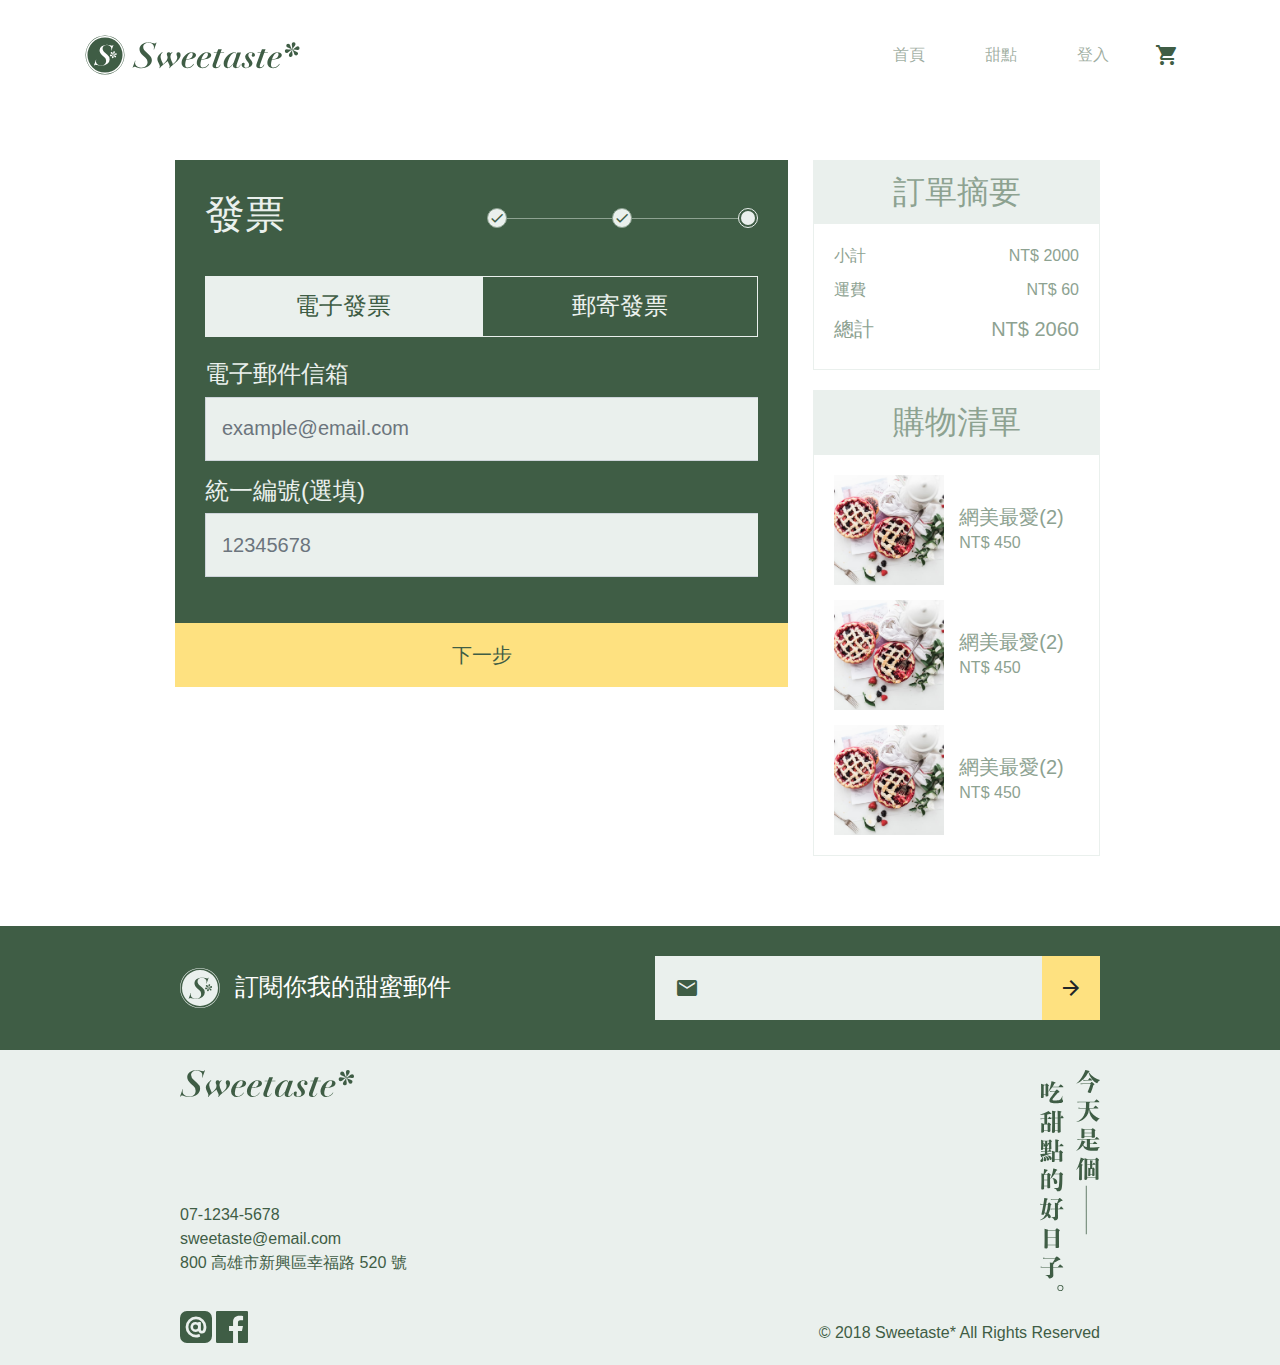
<file: checkout-3.html>
<!DOCTYPE html>
<html lang="en">
<head>
  <meta charset="UTF-8">
  <meta name="viewport" content="width=device-width, initial-scale=1.0">
  <meta http-equiv="X-UA-Compatible" content="ie=edge">
  <title>購物車-確認步驟3-電子發票</title>
  <link href="https://fonts.googleapis.com/icon?family=Material+Icons"
      rel="stylesheet">
  <link rel="stylesheet" href="./stylesheets/all.css">
  
</head>
<body>
  <!-- navbar -->
  <nav class="navbar navbar-expand-md navbar-light">
    <div class="container">
      <button class="navbar-toggler d-md-none d-flex align-items-center collapsed" type="button" data-toggle="collapse" data-target="#navbarSupportedContent" aria-controls="navbarSupportedContent" aria-expanded="false" aria-label="Toggle navigation">
          <i class="material-icons">
              menu
            </i>
      </button>
      <a class="navbar-brand" href="#">
        <img src="./image/logo-all-dark.svg" height="40" alt="" class="d-none d-md-inline-block">
        <img src="./image/logotype-sm-dark.svg" height="18" alt="" class="d-inline-block d-md-none">
      </a>
    <a class="nav-link d-flex align-items-center order-md-1" href="carts.html"><i class="material-icons">
      shopping_cart
      </i>
    </a>
    <div class="navbar-collapse collapse" id="navbarSupportedContent">
      <ul class="navbar-nav ml-auto">
        <li class="nav-item">
          <a class="nav-link" href="./index.html">首頁</a>
        </li>
        <li class="nav-item">
          <a class="nav-link" href="./product.html">甜點</a>
        </li>
        <li class="nav-item">
          <a class="nav-link" href="#">登入</a>
        </li>
      </ul>
    </div>
  </div>
  </nav>
  <!-- checkout -->
  <div class="container my-md-6">
     <div class="row">
         <div class="col-lg-10 mx-auto">
             <div class="row">
                 <div class="col-lg-8 px-0 px-lg-2">
                     <div class="p-5 bg-primary text-primary-lighter">
                         <div class="form-row mb-5">
                             <div class="col-6">
                                 <h1 class="text-primary-lighter">發票</h1>
                             </div>
                             <div class="col-6 d-flex align-items-center">
                                <div class="process-steps w-100">
                                    <div class="step-circle material-icons completed">done</div>
                                    <div class="step-circle material-icons completed">done</div>
                                    <div class="step-circle material-icons active"></div>
                                  </div>
                             </div>
                         </div>
                         <ul class="nav nav-fill mb-3">
                            <li class="nav-item">
                              <a class="nav-link  py-3 bg-primary-lighter text-primary h4 active" href="#">電子發票</a>
                            </li>
                            <li class="nav-item">
                              <a class="nav-link py-3 h4" href="./checkout-3-2.html">郵寄發票</a>
                            </li>
                          </ul>
                        <div class="form-group">
                          <label for="mail" class="h4">電子郵件信箱</label>
                          <div class="input-group input-group-lg">
                            <input type="email" id="mail" class="form-control bg-primary-lighter border-right-0" placeholder="example@email.com">
                          </div>
                        </div>
                        <div class="form-group">
                            <label for="tax-id" class="h4">統一編號(選填)</label>
                            <div class="input-group input-group-lg">
                              <input type="text" id="tax-id" class="form-control bg-primary-lighter border-right-0" placeholder="12345678">
                            </div>
                          </div>
                         
                     </div>
                     <button class="btn-block border-0 bg-accent mx-md-0">
                        <a href="./checkout-finish.html" class="btn btn-block btn-lg text-primary py-3 text-center">下一步</a>
                      </button>
                 </div>
                 <div class="col-lg-4 d-none d-lg-block">
                     <div class="card border-primary-lighter mb-4">
                         <h2 class="card-header text-primary-light text-center bg-primary-lighter border-primary-lighter">訂單摘要</h2>
                         <div class="card-body text-primary-light">
                             <div class="d-flex justify-content-between mb-2">
                                 <span>小計</span>
                                 <span>NT$ 2000</span>
                             </div>
                             <div class="d-flex justify-content-between mb-3">
                                <span>運費</span>
                                <span>NT$ 60</span>
                             </div>
                             <div class="d-flex justify-content-between">
                                <span class="h5">總計</span>
                                <span class="h5">NT$ 2060</span>
                             </div>
                         </div>
                     </div>
                     <div class="card border-primary-lighter mb-4">
                        <h2 class="card-header text-primary-light text-center bg-primary-lighter border-primary-lighter">購物清單</h2>
                        <div class="card-body text-primary-light">
                            <div class="d-flex mb-3">
                                <div class="cart-image bg-cover mr-3" style="background-image: url('./image/cart-item.jpeg');"></div>
                                <div class="d-flex align-items-center">
                                    <div class="flex-fill text-primary-light">
                                        <span class="h5">網美最愛(2)</span>
                                        <br>
                                        <span>NT$ 450</span>
                                    </div>
                                </div>
                            </div>
                            <div class="d-flex mb-3">
                                <div class="cart-image bg-cover mr-3" style="background-image: url('./image/cart-item.jpeg');"></div>
                                <div class="d-flex align-items-center">
                                    <div class="flex-fill text-primary-light">
                                        <span class="h5">網美最愛(2)</span>
                                        <br>
                                        <span>NT$ 450</span>
                                    </div>
                                </div>
                            </div>
                            <div class="d-flex">
                                <div class="cart-image bg-cover mr-3" style="background-image: url('./image/cart-item.jpeg');"></div>
                                <div class="d-flex align-items-center">
                                    <div class="flex-fill text-primary-light">
                                        <span class="h5">網美最愛(2)</span>
                                        <br>
                                        <span>NT$ 450</span>
                                    </div>
                                </div>
                            </div>
                        </div>
                    </div>
                 </div>
             </div>
         </div>
     </div>
  </div>
  <!-- mail -->
  <section class="py-5 bg-primary">
    <div class="container">
      <div class="row justify-content-center">
        <div class="col-md-5 d-flex align-items-center justify-content-center justify-content-md-start mb-4 mb-md-0">
          <img src="./image/logo-light.svg" width="40" height="40" alt="">
          <span class="mx-3 text-white h4 mb-0">訂閱你我的甜蜜郵件</span>
        </div>
        <div class="col-md-5">
          <div class="form-square form-square-withicon d-flex justify-content-between">
            <label for="subscription" class="material-icons form-square-icon-left">email</label>
            <input type="email" id="subscription" class="form-input w-100">
            <button class="btn btn-accent btn-lg d-flex align-items-center">
              <i class="material-icons">arrow_forward</i>
            </button>
          </div>
        </div>
      </div>
    </div>
  </section>
  <!-- footer -->
  <footer class="py-4 bg-primary-lighter">
    <div class="container">
      <div class="row justify-content-center">
        <div class="col-md-5 d-flex flex-column justify-content-between">
          <div>
            <img src="./image/logotype-sm-dark.svg" height="27" alt="">
          </div>
          <ul class="mt-5 list-unstyled">
            <li>07-1234-5678</li>
            <li>
              <a href="mailto:sweetaste@email.com">sweetaste@email.com</a>
            </li>
            <li>
              800 高雄市新興區幸福路 520 號
            </li>
          </ul>
        </div>
        <div class="col-md-5 text-right d-none d-md-block">
          <img src="./image/sm-今天是個吃甜點的好日子.svg" width="60" alt="">
        </div>
      </div>
      <div class="row justify-content-center mt-4">
        <div class="col-md-5">
          <img src="./image/ic-line@.svg" height="32" width="32" alt="line@">
          <img src="./image/ic-facebook.svg" height="32" width="32" alt="">
        </div>
        <div class="col-md-5 text-md-right mt-2">
          <span>© 2018 Sweetaste* All Rights Reserved</span>
        </div>
      </div>
    </div>
  </footer>
  <script src="https://code.jquery.com/jquery-3.3.1.slim.min.js" integrity="sha384-q8i/X+965DzO0rT7abK41JStQIAqVgRVzpbzo5smXKp4YfRvH+8abtTE1Pi6jizo" crossorigin="anonymous"></script>
  <script src="https://cdnjs.cloudflare.com/ajax/libs/popper.js/1.14.6/umd/popper.min.js" integrity="sha384-wHAiFfRlMFy6i5SRaxvfOCifBUQy1xHdJ/yoi7FRNXMRBu5WHdZYu1hA6ZOblgut" crossorigin="anonymous"></script>
  <script src="bootstrap-4.2.1/dist/js/bootstrap.min.js"></script>
</body>
</html>
</file>
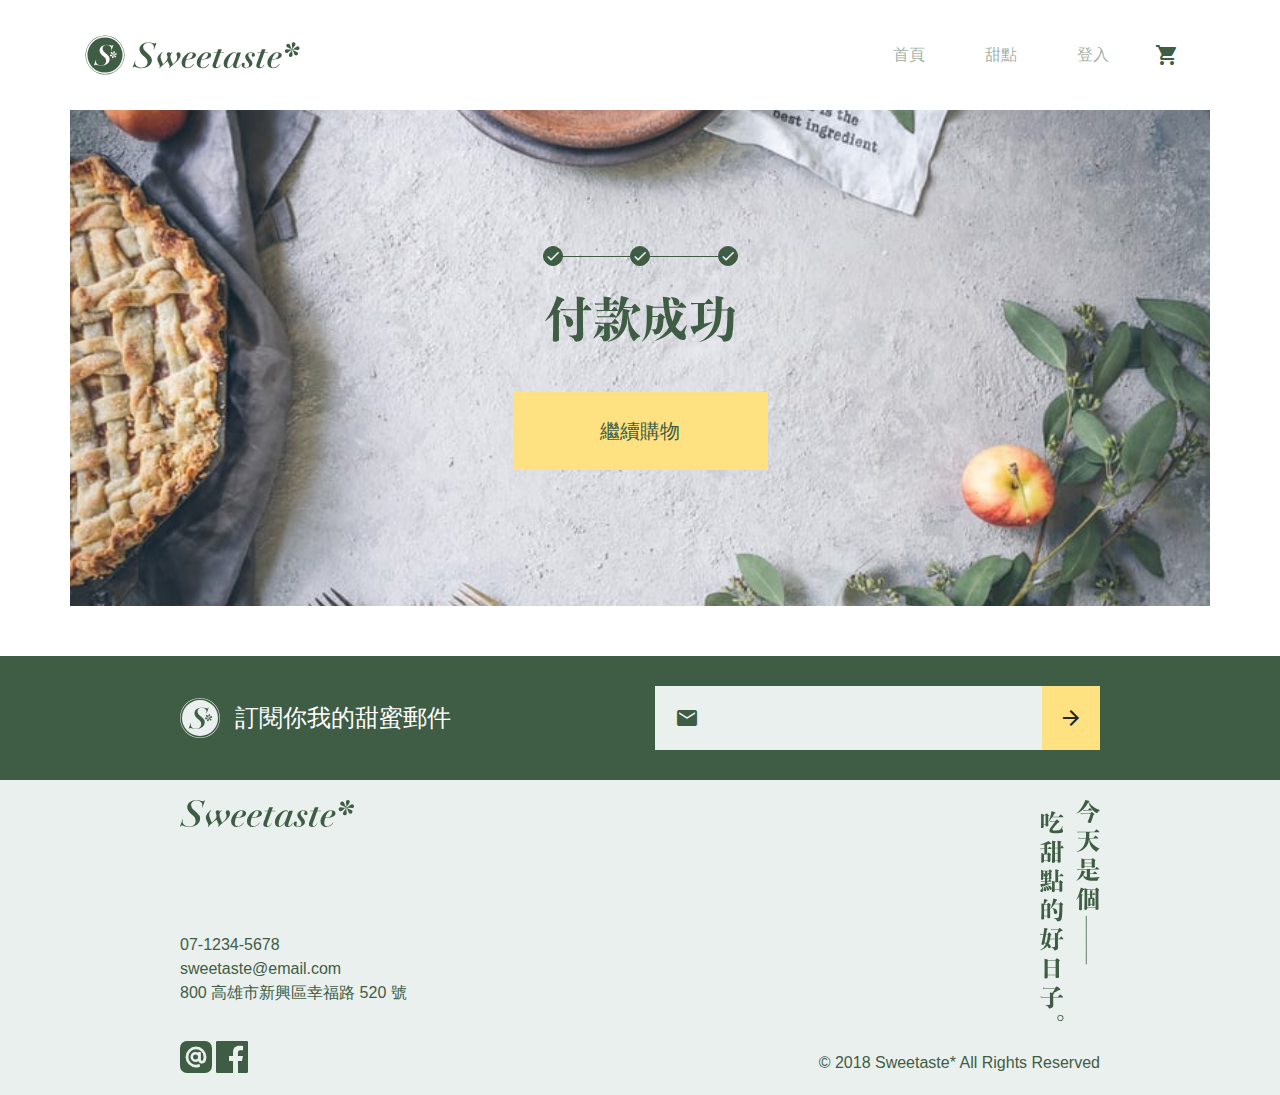
<file: checkout-finish.html>
<!DOCTYPE html>
<html lang="en">
<head>
  <meta charset="UTF-8">
  <meta name="viewport" content="width=device-width, initial-scale=1.0">
  <meta http-equiv="X-UA-Compatible" content="ie=edge">
  <title>購買完成</title>
  <link href="https://fonts.googleapis.com/icon?family=Material+Icons"
      rel="stylesheet">
  <link rel="stylesheet" href="./stylesheets/all.css">
  
</head>
<body>
  <!-- navbar -->
  <nav class="navbar navbar-expand-md navbar-light">
    <div class="container">
      <button class="navbar-toggler d-md-none d-flex align-items-center collapsed" type="button" data-toggle="collapse" data-target="#navbarSupportedContent" aria-controls="navbarSupportedContent" aria-expanded="false" aria-label="Toggle navigation">
          <i class="material-icons">
              menu
            </i>
      </button>
      <a class="navbar-brand" href="#">
        <img src="./image/logo-all-dark.svg" height="40" alt="" class="d-none d-md-inline-block">
        <img src="./image/logotype-sm-dark.svg" height="18" alt="" class="d-inline-block d-md-none">
      </a>
    <a class="nav-link d-flex align-items-center order-md-1" href="carts.html"><i class="material-icons">
      shopping_cart
      </i>
    </a>
    <div class="navbar-collapse collapse" id="navbarSupportedContent">
      <ul class="navbar-nav ml-auto">
        <li class="nav-item">
          <a class="nav-link" href="./index.html">首頁</a>
        </li>
        <li class="nav-item">
          <a class="nav-link" href="./product.html">甜點</a>
        </li>
        <li class="nav-item">
          <a class="nav-link" href="#">登入</a>
        </li>
      </ul>
    </div>
  </div>
  </nav>
  <!-- checkout -->
  <div class="container mb-md-6">
      <header class="header">
          <div class="header-main-image bg-cover row justify-content-center align-items-center" style="background-image: url('./image/header-main-image-f.jpeg');">
            <div class="col-md-3">
                <div class="process-steps process-steps-dark mb-5 mx-8 mx-md-5">
                    <divｂ class="step-circle material-icons completed">done</divｂ>
                    <div class="step-circle material-icons completed">done</div>
                    <div class="step-circle material-icons completed">done</div>
                  </div>
                  <div class="row justify-content-center mb-6">
                     <img src="./image/lg-付款成功.svg" width="190" alt="付款成功">
                  </div>
                  <button class="btn d-none d-md-block btn-block btn-accent">
                      <a href="./index.html" class="btn btn-block btn-lg  text-primary ">繼續購物</a>
                  </button>
              </div>
          </div> 
      </header>
  </div>
  <button class="btn d-block d-md-none btn-block btn-accent">
    <a href="./index.html" class="btn btn-block btn-lg text-primary ">繼續購物</a>
  </button>
  <!-- mail -->
  <section class="py-5 bg-primary">
    <div class="container">
      <div class="row justify-content-center">
        <div class="col-md-5 d-flex align-items-center justify-content-center justify-content-md-start mb-4 mb-md-0">
          <img src="./image/logo-light.svg" width="40" height="40" alt="">
          <span class="mx-3 text-white h4 mb-0">訂閱你我的甜蜜郵件</span>
        </div>
        <div class="col-md-5">
          <div class="form-square form-square-withicon d-flex justify-content-between">
            <label for="subscription" class="material-icons form-square-icon-left">email</label>
            <input type="email" id="subscription" class="form-input w-100">
            <button class="btn btn-accent btn-lg d-flex align-items-center">
              <i class="material-icons">arrow_forward</i>
            </button>
          </div>
        </div>
      </div>
    </div>
  </section>
  <!-- footer -->
  <footer class="py-4 bg-primary-lighter">
    <div class="container">
      <div class="row justify-content-center">
        <div class="col-md-5 d-flex flex-column justify-content-between">
          <div>
            <img src="./image/logotype-sm-dark.svg" height="27" alt="">
          </div>
          <ul class="mt-5 list-unstyled">
            <li>07-1234-5678</li>
            <li>
              <a href="mailto:sweetaste@email.com">sweetaste@email.com</a>
            </li>
            <li>
              800 高雄市新興區幸福路 520 號
            </li>
          </ul>
        </div>
        <div class="col-md-5 text-right d-none d-md-block">
          <img src="./image/sm-今天是個吃甜點的好日子.svg" width="60" alt="">
        </div>
      </div>
      <div class="row justify-content-center mt-4">
        <div class="col-md-5">
          <img src="./image/ic-line@.svg" height="32" width="32" alt="line@">
          <img src="./image/ic-facebook.svg" height="32" width="32" alt="">
        </div>
        <div class="col-md-5 text-md-right mt-2">
          <span>© 2018 Sweetaste* All Rights Reserved</span>
        </div>
      </div>
    </div>
  </footer>
  <script src="https://code.jquery.com/jquery-3.3.1.slim.min.js" integrity="sha384-q8i/X+965DzO0rT7abK41JStQIAqVgRVzpbzo5smXKp4YfRvH+8abtTE1Pi6jizo" crossorigin="anonymous"></script>
  <script src="https://cdnjs.cloudflare.com/ajax/libs/popper.js/1.14.6/umd/popper.min.js" integrity="sha384-wHAiFfRlMFy6i5SRaxvfOCifBUQy1xHdJ/yoi7FRNXMRBu5WHdZYu1hA6ZOblgut" crossorigin="anonymous"></script>
  <script src="bootstrap-4.2.1/dist/js/bootstrap.min.js"></script>
</body>
</html>
</file>
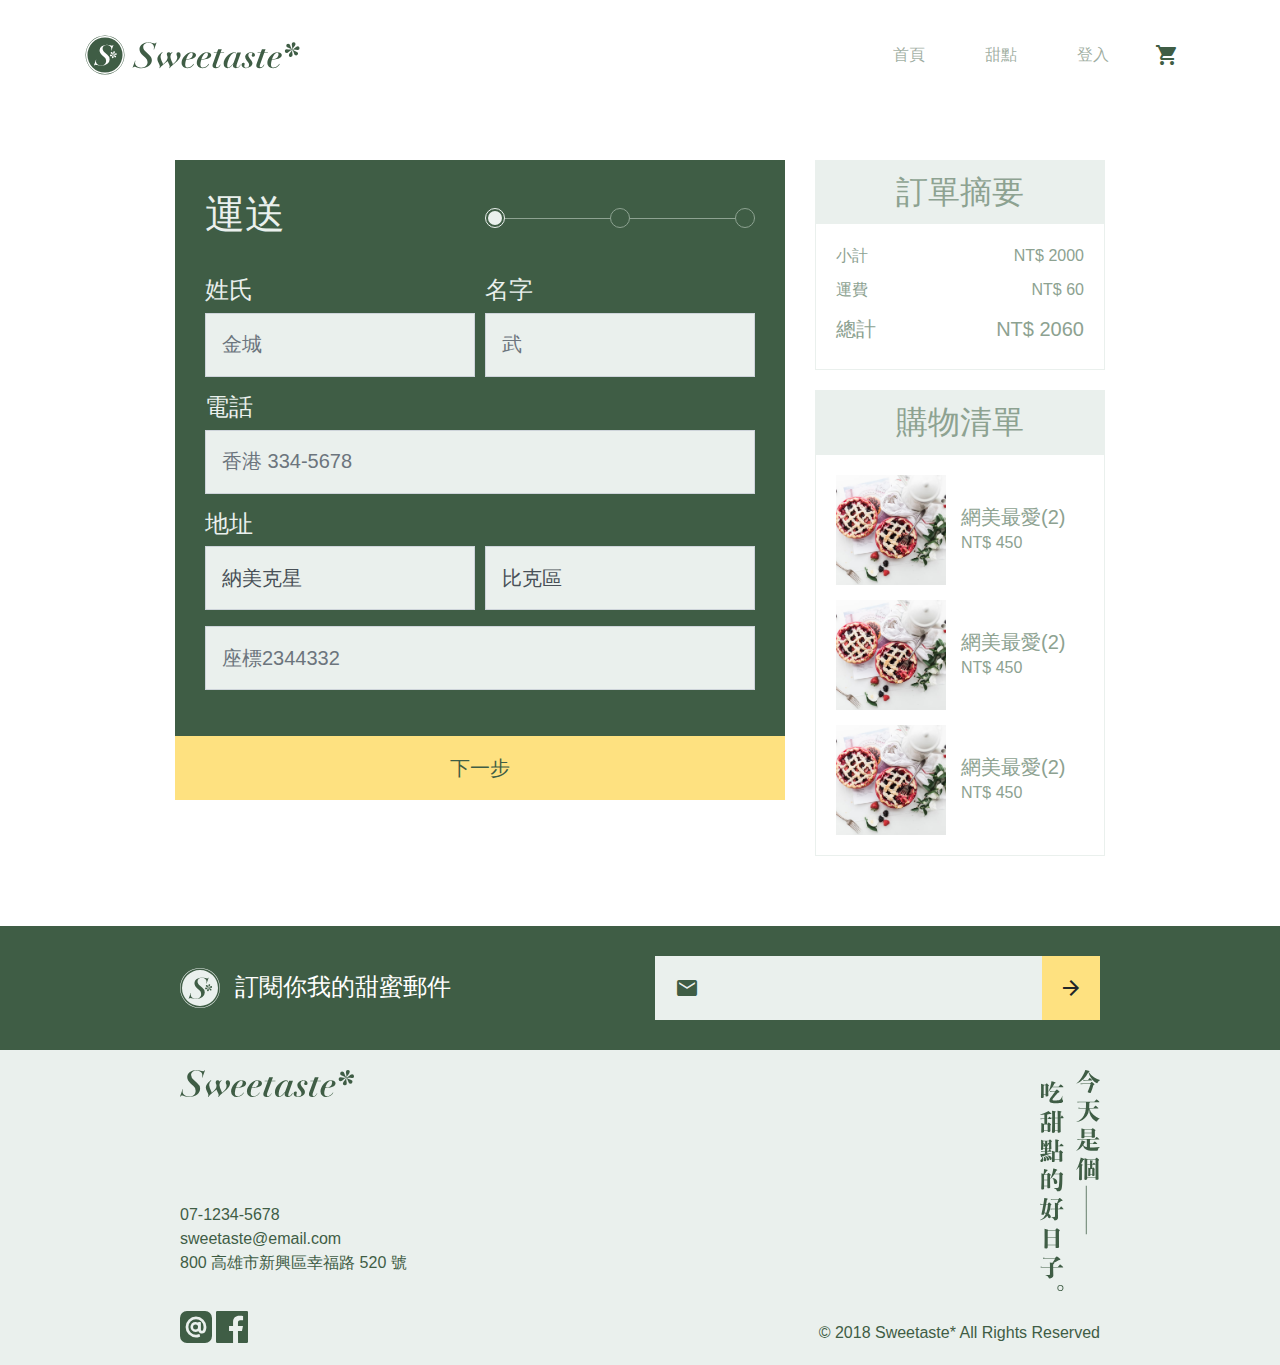
<file: checkout.html>
<!DOCTYPE html>
<html lang="en">
<head>
  <meta charset="UTF-8">
  <meta name="viewport" content="width=device-width, initial-scale=1.0">
  <meta http-equiv="X-UA-Compatible" content="ie=edge">
  <title>購物車-確認步驟</title>
  <link href="https://fonts.googleapis.com/icon?family=Material+Icons"
      rel="stylesheet">
  <link rel="stylesheet" href="./stylesheets/all.css">
  
</head>
<body>
  <!-- navbar -->
  <nav class="navbar navbar-expand-md navbar-light">
    <div class="container">
      <button class="navbar-toggler d-md-none d-flex align-items-center collapsed" type="button" data-toggle="collapse" data-target="#navbarSupportedContent" aria-controls="navbarSupportedContent" aria-expanded="false" aria-label="Toggle navigation">
          <i class="material-icons">
              menu
            </i>
      </button>
      <a class="navbar-brand" href="#">
        <img src="./image/logo-all-dark.svg" height="40" alt="" class="d-none d-md-inline-block">
        <img src="./image/logotype-sm-dark.svg" height="18" alt="" class="d-inline-block d-md-none">
      </a>
    <a class="nav-link d-flex align-items-center order-md-1" href="carts.html"><i class="material-icons">
      shopping_cart
      </i>
    </a>
    <div class="navbar-collapse collapse" id="navbarSupportedContent">
      <ul class="navbar-nav ml-auto">
        <li class="nav-item">
          <a class="nav-link" href="./index.html">首頁</a>
        </li>
        <li class="nav-item">
          <a class="nav-link" href="./product.html">甜點</a>
        </li>
        <li class="nav-item">
          <a class="nav-link" href="#">登入</a>
        </li>
      </ul>
    </div>
  </div>
  </nav>
  <!-- checkout -->
  <div class="container my-md-6">
     <div class="row">
         <div class="col-lg-10 px-0 px-md-2 mx-auto">
             <div class="row">
                 <div class="col-lg-8">
                     <div class="p-5 bg-primary text-primary-lighter">
                         <div class="form-row mb-5">
                             <div class="col-6">
                                 <h1 class="text-primary-lighter">運送</h1>
                             </div>
                             <div class="col-6 d-flex align-items-center">
                                <div class="process-steps w-100">
                                    <div class="step-circle material-icons active"></div>
                                    <div class="step-circle material-icons"></div>
                                    <div class="step-circle material-icons"></div>
                                  </div>
                             </div>
                         </div>
                         <div class="form-row">
                             <div class="col-6">
                                 <div class="form-group">
                                     <label for="lastname" class="h4">姓氏</label>
                                     <input type="text" id="lastname" class="form-control form-control-lg bg-primary-lighter" placeholder="金城">
                                 </div>
                             </div>
                             <div class="col-6">
                                 <div class="form-group">
                                     <label for="username" class="h4">名字</label>
                                     <input type="text" id="username" class="form-control form-control-lg bg-primary-lighter" placeholder="武">
                                 </div>
                             </div>
                         </div>
                         <div class="form-group">
                            <label for="phonenumber" class="h4">電話</label>
                            <input type="text" id="phonenumber" class="form-control form-control-lg bg-primary-lighter" placeholder="香港 334-5678">
                         </div>
                         <div class="form-group">
                            <label for="address" class="h4">地址</label>
                            <div class="form-row">
                                <div class="col-6">
                                    <div class="form-group">
                                        <select id="planet" class="form-control form-control-lg bg-primary-lighter">
                                            <option value="納美克星">納美克星</option>
                                        </select>
                                    </div>
                                </div>
                                <div class="col-6">
                                    <div class="form-group">
                                        <select id="area" class="form-control form-control-lg bg-primary-lighter">
                                            <option value="比克區">比克區</option>
                                        </select>
                                    </div>
                                </div>
                            </div>
                            <div class="form-row">
                                <div class="col-12">
                                  <input type="text" id="adddress" class="form-control form-control-lg bg-primary-lighter" placeholder="座標2344332">
                                </div>
                            </div>
                         </div>
                     </div>
                     <button class="btn-block border-0 bg-accent mx-md-0">
                        <a href="#" class="btn btn-block btn-lg text-primary py-3 text-center">下一步</a>
                      </button>
                 </div>
                 <div class="col-lg-4 d-none d-lg-block">
                     <div class="card border-primary-lighter mb-4">
                         <h2 class="card-header text-primary-light text-center bg-primary-lighter border-primary-lighter">訂單摘要</h2>
                         <div class="card-body text-primary-light">
                             <div class="d-flex justify-content-between mb-2">
                                 <span>小計</span>
                                 <span>NT$ 2000</span>
                             </div>
                             <div class="d-flex justify-content-between mb-3">
                                <span>運費</span>
                                <span>NT$ 60</span>
                             </div>
                             <div class="d-flex justify-content-between">
                                <span class="h5">總計</span>
                                <span class="h5">NT$ 2060</span>
                             </div>
                         </div>
                     </div>
                     <div class="card border-primary-lighter mb-4">
                        <h2 class="card-header text-primary-light text-center bg-primary-lighter border-primary-lighter">購物清單</h2>
                        <div class="card-body text-primary-light">
                            <div class="d-flex mb-3">
                                <div class="cart-image bg-cover mr-3" style="background-image: url('./image/cart-item.jpeg');"></div>
                                <div class="d-flex align-items-center">
                                    <div class="flex-fill text-primary-light">
                                        <span class="h5">網美最愛(2)</span>
                                        <br>
                                        <span>NT$ 450</span>
                                    </div>
                                </div>
                            </div>
                            <div class="d-flex mb-3">
                                <div class="cart-image bg-cover mr-3" style="background-image: url('./image/cart-item.jpeg');"></div>
                                <div class="d-flex align-items-center">
                                    <div class="flex-fill text-primary-light">
                                        <span class="h5">網美最愛(2)</span>
                                        <br>
                                        <span>NT$ 450</span>
                                    </div>
                                </div>
                            </div>
                            <div class="d-flex">
                                <div class="cart-image bg-cover mr-3" style="background-image: url('./image/cart-item.jpeg');"></div>
                                <div class="d-flex align-items-center">
                                    <div class="flex-fill text-primary-light">
                                        <span class="h5">網美最愛(2)</span>
                                        <br>
                                        <span>NT$ 450</span>
                                    </div>
                                </div>
                            </div>
                        </div>
                    </div>
                 </div>
             </div>
         </div>
     </div>
  </div>
  <!-- mail -->
  <section class="py-5 bg-primary">
    <div class="container">
      <div class="row justify-content-center">
        <div class="col-md-5 d-flex align-items-center justify-content-center justify-content-md-start mb-4 mb-md-0">
          <img src="./image/logo-light.svg" width="40" height="40" alt="">
          <span class="mx-3 text-white h4 mb-0">訂閱你我的甜蜜郵件</span>
        </div>
        <div class="col-md-5">
          <div class="form-square form-square-withicon d-flex justify-content-between">
            <label for="subscription" class="material-icons form-square-icon-left">email</label>
            <input type="email" id="subscription" class="form-input w-100">
            <button class="btn btn-accent btn-lg d-flex align-items-center">
              <i class="material-icons">arrow_forward</i>
            </button>
          </div>
        </div>
      </div>
    </div>
  </section>
  <!-- footer -->
  <footer class="py-4 bg-primary-lighter">
    <div class="container">
      <div class="row justify-content-center">
        <div class="col-md-5 d-flex flex-column justify-content-between">
          <div>
            <img src="./image/logotype-sm-dark.svg" height="27" alt="">
          </div>
          <ul class="mt-5 list-unstyled">
            <li>07-1234-5678</li>
            <li>
              <a href="mailto:sweetaste@email.com">sweetaste@email.com</a>
            </li>
            <li>
              800 高雄市新興區幸福路 520 號
            </li>
          </ul>
        </div>
        <div class="col-md-5 text-right d-none d-md-block">
          <img src="./image/sm-今天是個吃甜點的好日子.svg" width="60" alt="">
        </div>
      </div>
      <div class="row justify-content-center mt-4">
        <div class="col-md-5">
          <img src="./image/ic-line@.svg" height="32" width="32" alt="line@">
          <img src="./image/ic-facebook.svg" height="32" width="32" alt="">
        </div>
        <div class="col-md-5 text-md-right mt-2">
          <span>© 2018 Sweetaste* All Rights Reserved</span>
        </div>
      </div>
    </div>
  </footer>
  <script src="https://code.jquery.com/jquery-3.3.1.slim.min.js" integrity="sha384-q8i/X+965DzO0rT7abK41JStQIAqVgRVzpbzo5smXKp4YfRvH+8abtTE1Pi6jizo" crossorigin="anonymous"></script>
  <script src="https://cdnjs.cloudflare.com/ajax/libs/popper.js/1.14.6/umd/popper.min.js" integrity="sha384-wHAiFfRlMFy6i5SRaxvfOCifBUQy1xHdJ/yoi7FRNXMRBu5WHdZYu1hA6ZOblgut" crossorigin="anonymous"></script>
  <script src="bootstrap-4.2.1/dist/js/bootstrap.min.js"></script>
</body>
</html>
</file>
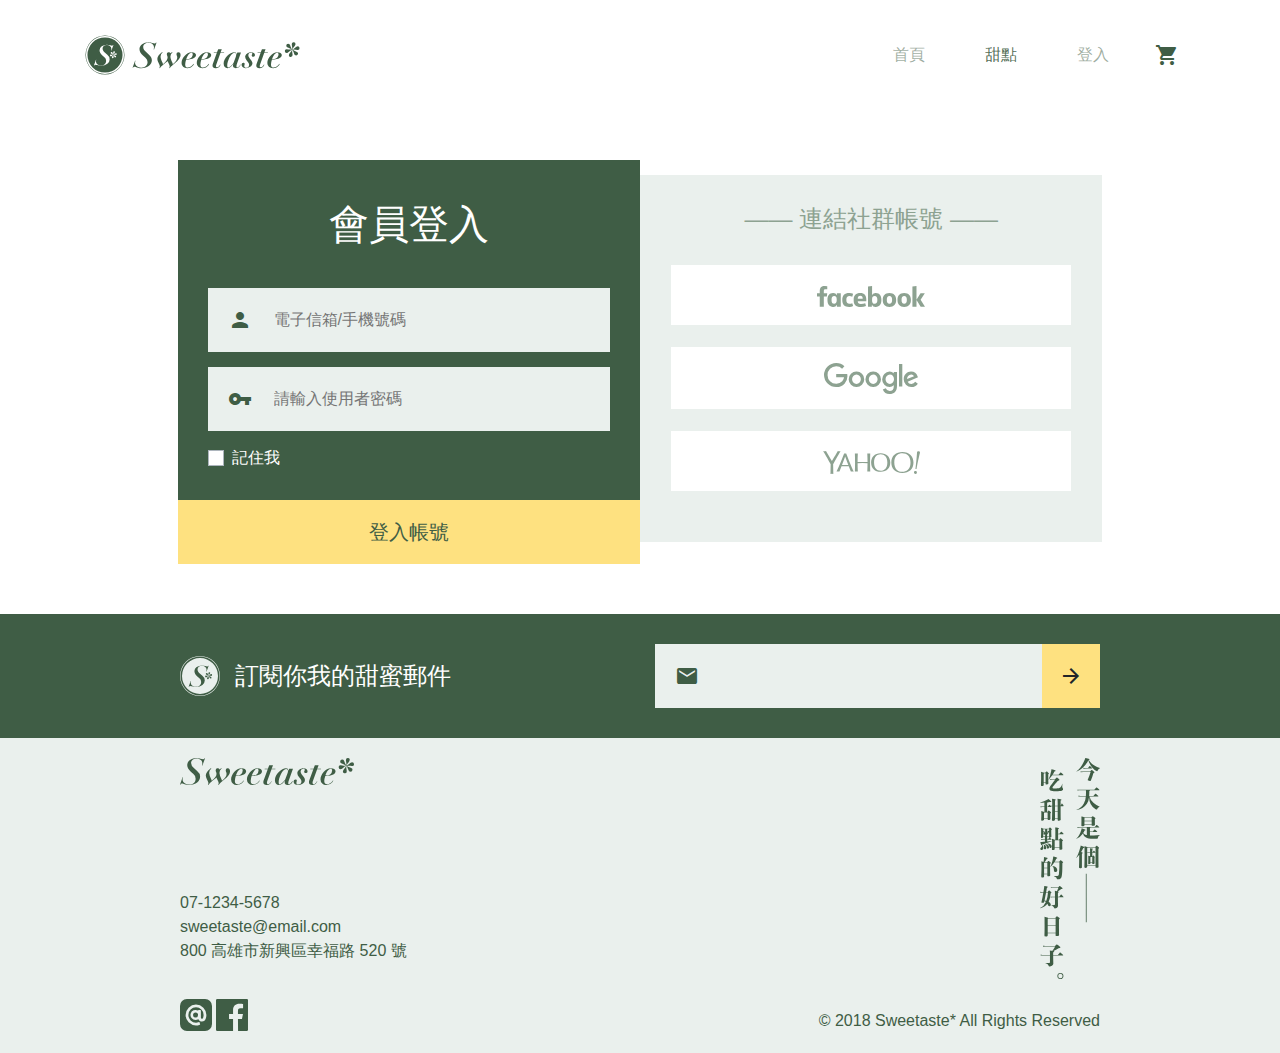
<file: login.html>
<!DOCTYPE html>
<html lang="en">
<head>
  <meta charset="UTF-8">
  <meta name="viewport" content="width=device-width, initial-scale=1.0">
  <meta http-equiv="X-UA-Compatible" content="ie=edge">
  <title>註冊</title>
  <link href="https://fonts.googleapis.com/icon?family=Material+Icons"
      rel="stylesheet">
  <link rel="stylesheet" href="./stylesheets/all.css">
  
</head>
<body>
  <!-- navbar -->
  <nav class="navbar navbar-expand-md navbar-light">
    <div class="container">
      <button class="navbar-toggler d-md-none d-flex align-items-center collapsed" type="button" data-toggle="collapse" data-target="#navbarSupportedContent" aria-controls="navbarSupportedContent" aria-expanded="false" aria-label="Toggle navigation">
          <i class="material-icons">
              menu
            </i>
      </button>
      <a class="navbar-brand" href="#">
        <img src="./image/logo-all-dark.svg" height="40" alt="" class="d-none d-md-inline-block">
        <img src="./image/logotype-sm-dark.svg" height="18" alt="" class="d-inline-block d-md-none">
      </a>
    <a class="nav-link d-flex align-items-center order-md-1" href="carts.html"><i class="material-icons">
      shopping_cart
      </i>
    </a>
    <div class="navbar-collapse collapse" id="navbarSupportedContent">
      <ul class="navbar-nav ml-auto">
        <li class="nav-item">
          <a class="nav-link" href="./index.html">首頁</a>
        </li>
        <li class="nav-item active">
          <a class="nav-link" href="./product.html">甜點</a>
        </li>
        <li class="nav-item">
          <a class="nav-link" href="#">登入</a>
        </li>
      </ul>
    </div>
  </div>
  </nav>
  <!-- login -->
  <section class="container px-0 px-md-3 my-md-6">
      <div class="row no-gutters justify-content-center">
          <div class="col-md-10">
              <div class="bg-primary d-md-none p-5">
                <h1 class="text-center text-white my-2">會員登入</h1>
              </div>
              <div class="row no-gutters flex-md-row-reverse">
                <div class="col-md-6 py-md-3">
                    <div class="bg-primary-lighter p-5">
                        <h2 class="h4 text-center text-primary-light mb-5 d-none d-md-block">—— 連結社群帳號 ——</h2>
                        <div class="row no-gutters">
                            <div class="col-4 col-md-12 mb-md-4">
                                <button class="btn btn-block btn-lg btn-brand-light py-3 h-100">
                                    <img src="./image/ic-facebook-logotype.svg" class="img-fluid" width="108" alt="">
                                </button>
                            </div>
                            <div class="col-4 col-md-12 mb-md-4">
                                <button class="btn btn-block btn-lg btn-brand-light py-3 h-100">
                                    <img src="./image/ic-google.svg" class="img-fluid" width="94" alt="">
                                </button>
                            </div>
                            <div class="col-4 col-md-12 mb-md-4">
                                <button class="btn btn-block btn-lg btn-brand-light py-3 h-100">
                                    <img src="./image/ic-yahoo.svg" class="img-fluid" width="97" alt="">
                                </button>
                            </div>
                        </div>
                    </div>
                </div>
                <div class="col-md-6">
                    <div class="bg-primary d-md-block d-none p-5">
                        <h1 class="text-center text-white my-2">會員登入</h1>
                    </div>
                    <div class="bg-primary pt-md-0 p-5">
                        <div class="form-square form-square-withicon d-flex justify-content-between mb-3">
                            <label for="username" class="material-icons form-square-icon-left">person</label>
                            <input type="text" id="username" class="form-input w-100" placeholder="電子信箱/手機號碼">
                        </div>
                        <div class="form-square form-square-withicon d-flex justify-content-between mb-3">
                            <label for="password" class="material-icons form-square-icon-left">vpn_key</label>
                            <input type="password" id="password" class="form-input w-100" placeholder="請輸入使用者密碼">
                        </div>
                        <div class="custom-control custom-checkbox mb-0">
                          <input type="checkbox" class="custom-control-input" id="rememberme">
                          <label for="rememberme" class="custom-control-label text-white">記住我</label>
                        </div>
                    </div>
                    <button class="btn btn-block btn-accent btn-lg text-primary">登入帳號</button>
                </div>
              </div>
          </div>
      </div>
  </section>
  <!-- mail -->
  <section class="py-5 bg-primary">
    <div class="container">
      <div class="row justify-content-center">
        <div class="col-md-5 d-flex align-items-center justify-content-center justify-content-md-start mb-4 mb-md-0">
          <img src="./image/logo-light.svg" width="40" height="40" alt="">
          <span class="mx-3 text-white h4 mb-0">訂閱你我的甜蜜郵件</span>
        </div>
        <div class="col-md-5">
          <div class="form-square form-square-withicon d-flex justify-content-between">
            <label for="subscription" class="material-icons form-square-icon-left">email</label>
            <input type="email" id="subscription" class="form-input w-100">
            <button class="btn btn-accent btn-lg d-flex align-items-center">
              <i class="material-icons">arrow_forward</i>
            </button>
          </div>
        </div>
      </div>
    </div>
  </section>
  <!-- footer -->
  <footer class="py-4 bg-primary-lighter">
    <div class="container">
      <div class="row justify-content-center">
        <div class="col-md-5 d-flex flex-column justify-content-between">
          <div>
            <img src="./image/logotype-sm-dark.svg" height="27" alt="">
          </div>
          <ul class="mt-5 list-unstyled">
            <li>07-1234-5678</li>
            <li>
              <a href="mailto:sweetaste@email.com">sweetaste@email.com</a>
            </li>
            <li>
              800 高雄市新興區幸福路 520 號
            </li>
          </ul>
        </div>
        <div class="col-md-5 text-right d-none d-md-block">
          <img src="./image/sm-今天是個吃甜點的好日子.svg" width="60" alt="">
        </div>
      </div>
      <div class="row justify-content-center mt-4">
        <div class="col-md-5">
          <img src="./image/ic-line@.svg" height="32" width="32" alt="line@">
          <img src="./image/ic-facebook.svg" height="32" width="32" alt="">
        </div>
        <div class="col-md-5 text-md-right mt-2">
          <span>© 2018 Sweetaste* All Rights Reserved</span>
        </div>
      </div>
    </div>
  </footer>
  <script src="https://code.jquery.com/jquery-3.3.1.slim.min.js" integrity="sha384-q8i/X+965DzO0rT7abK41JStQIAqVgRVzpbzo5smXKp4YfRvH+8abtTE1Pi6jizo" crossorigin="anonymous"></script>
  <script src="https://cdnjs.cloudflare.com/ajax/libs/popper.js/1.14.6/umd/popper.min.js" integrity="sha384-wHAiFfRlMFy6i5SRaxvfOCifBUQy1xHdJ/yoi7FRNXMRBu5WHdZYu1hA6ZOblgut" crossorigin="anonymous"></script>
  <script src="bootstrap-4.2.1/dist/js/bootstrap.min.js"></script>
</body>
</html>
</file>
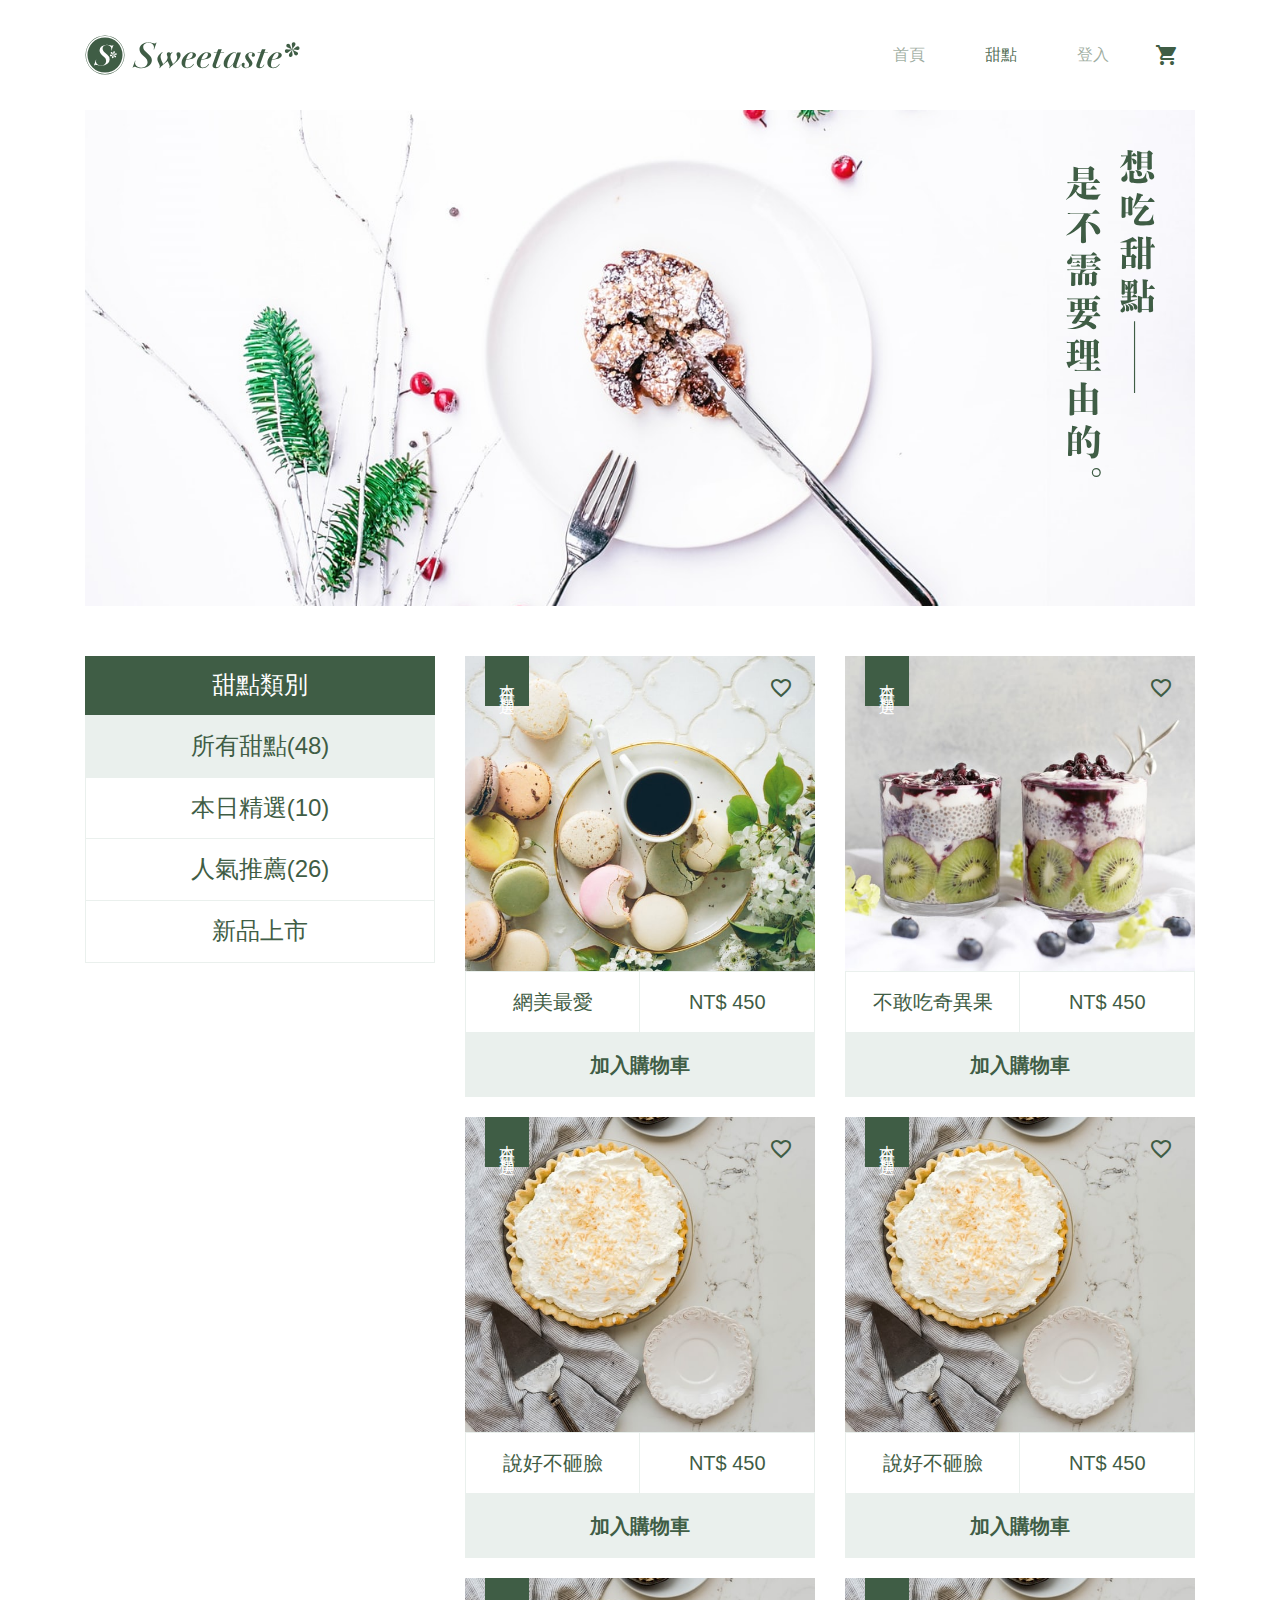
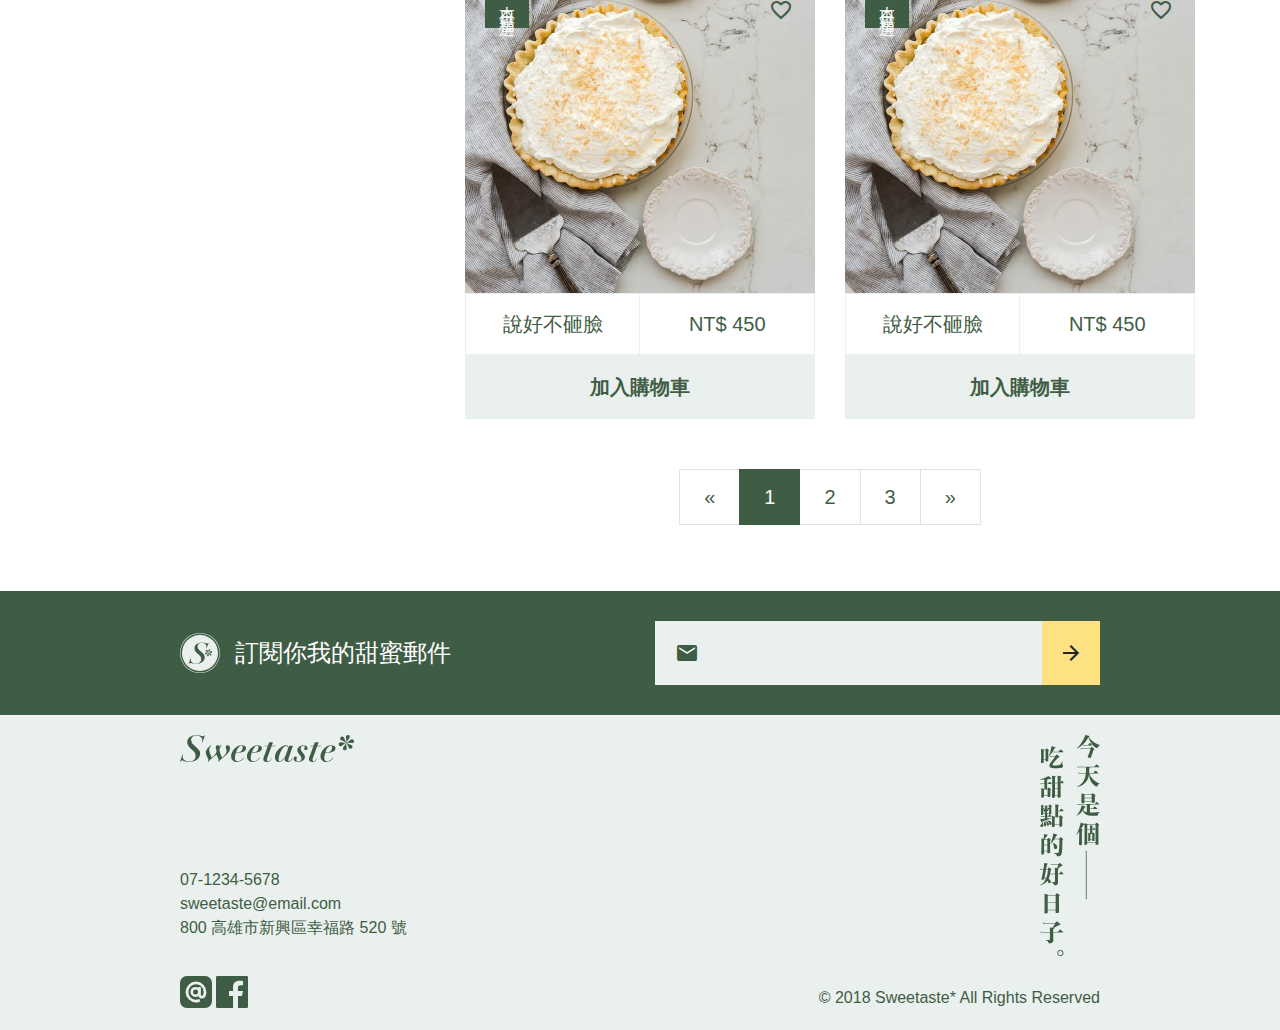
<file: product.html>
<!DOCTYPE html>
<html lang="en">
<head>
  <meta charset="UTF-8">
  <meta name="viewport" content="width=device-width, initial-scale=1.0">
  <meta http-equiv="X-UA-Compatible" content="ie=edge">
  <title>產品列表</title>
  <link href="https://fonts.googleapis.com/icon?family=Material+Icons"
      rel="stylesheet">
  <link rel="stylesheet" href="./stylesheets/all.css">
  
</head>
<body>
  <!-- navbar -->
  <nav class="navbar navbar-expand-md navbar-light">
    <div class="container">
      <button class="navbar-toggler d-md-none d-flex align-items-center collapsed" type="button" data-toggle="collapse" data-target="#navbarSupportedContent" aria-controls="navbarSupportedContent" aria-expanded="false" aria-label="Toggle navigation">
          <i class="material-icons">
              menu
            </i>
      </button>
      <a class="navbar-brand" href="#">
        <img src="./image/logo-all-dark.svg" height="40" alt="" class="d-none d-md-inline-block">
        <img src="./image/logotype-sm-dark.svg" height="18" alt="" class="d-inline-block d-md-none">
      </a>
    <a class="nav-link d-flex align-items-center order-md-1" href="carts.html"><i class="material-icons">
      shopping_cart
      </i>
    </a>
    <div class="navbar-collapse collapse" id="navbarSupportedContent">
      <ul class="navbar-nav ml-auto">
        <li class="nav-item">
          <a class="nav-link" href="./index.html">首頁</a>
        </li>
        <li class="nav-item active">
          <a class="nav-link" href="#">甜點</a>
        </li>
        <li class="nav-item">
          <a class="nav-link" href="./login.html">登入</a>
        </li>
      </ul>
    </div>
  </div>
  </nav>
  <!-- header -->
  <div class="container px-0 px-md-3">
    <header class="header">
      <div class="header-main-image bg-cover" style="background-image: url('./image/header-main-image.jpeg');"></div>
      <img src="./image/lg-想吃甜點是不需要理由的.svg" width="89" class="header-image-context" alt="想吃甜點是不需要理由的">
    </header>
  </div>
  <!-- content -->
  <div class="container my-6">
    <div class="row">
      <div class="col-md-4 px-0 px-md-3 mb-5">
        <h2 class="text-center bg-primary text-white mb-0 py-3 h4">甜點類別</h2>
        <div class="list-group text-center">
          <a href="#" class="list-group-item list-group-item-active h4 active">所有甜點(48)</a>
          <a href="#" class="list-group-item list-group-item-active h4">本日精選(10)</a>
          <a href="#" class="list-group-item list-group-item-active h4">人氣推薦(26)</a>
          <a href="#" class="list-group-item list-group-item-active h4">新品上市</a>
        </div>
      </div>
      <div class="col-md-8">
        <div class="row">
          <div class="col-md-6">
            <div class="item-card mb-4">
              <div class="item-image bg-cover" style="background-image: url('./image/item-card-001.jpeg');">
              <div class="item-tag">本日精選</div>
              <div class="item-icon">
                <label class="ui-checked-display">
                  <input type="checkbox" class="ui-checkbox">
                  <i class="material-icons ui-show">
                    favorite
                  </i>
                  <i class="material-icons ui-hidden">
                    favorite_border
                  </i>
                </label>
              </div>
              </div>
              <div class="item-body d-flex text-center">
                <div class="item-name col">網美最愛</div>
                <div class="item-price col">NT$ 450</div>
              </div>
              <a href="#" class="btn-lg btn-primary-lighter btn btn-block">
                加入購物車
              </a>
            </div>
          </div>
          <div class="col-md-6">
            <div class="item-card mb-4">
              <div class="item-image bg-cover" style="background-image: url('./image/item-card-003.jpeg');">
              <div class="item-tag">本日精選</div>
              <div class="item-icon">
                <label class="ui-checked-display">
                  <input type="checkbox" class="ui-checkbox">
                  <i class="material-icons ui-show">
                    favorite
                  </i>
                  <i class="material-icons ui-hidden">
                    favorite_border
                  </i>
                </label>
              </div>
              </div>
              <div class="item-body d-flex text-center">
                <div class="item-name col">不敢吃奇異果</div>
                <div class="item-price col">NT$ 450</div>
              </div>
              <a href="#" class="btn-lg btn-primary-lighter btn btn-block">
                加入購物車
              </a>
            </div>
          </div>
          <div class="col-md-6">
            <div class="item-card mb-4">
              <div class="item-image bg-cover" style="background-image: url('./image/item-card-002.jpeg');">
              <div class="item-tag">本日精選</div>
              <div class="item-icon">
                <label class="ui-checked-display">
                  <input type="checkbox" class="ui-checkbox">
                  <i class="material-icons ui-show">
                    favorite
                  </i>
                  <i class="material-icons ui-hidden">
                    favorite_border
                  </i>
                </label>
              </div>
              </div>
              <div class="item-body d-flex text-center">
                <div class="item-name col">說好不砸臉</div>
                <div class="item-price col">NT$ 450</div>
              </div>
              <a href="#" class="btn-lg btn-primary-lighter btn btn-block">
                加入購物車
              </a>
            </div>
          </div>
          <div class="col-md-6">
            <div class="item-card mb-4">
              <div class="item-image bg-cover" style="background-image: url('./image/item-card-002.jpeg');">
              <div class="item-tag">本日精選</div>
              <div class="item-icon">
                <label class="ui-checked-display">
                  <input type="checkbox" class="ui-checkbox">
                  <i class="material-icons ui-show">
                    favorite
                  </i>
                  <i class="material-icons ui-hidden">
                    favorite_border
                  </i>
                </label>
              </div>
              </div>
              <div class="item-body d-flex text-center">
                <div class="item-name col">說好不砸臉</div>
                <div class="item-price col">NT$ 450</div>
              </div>
              <a href="#" class="btn-lg btn-primary-lighter btn btn-block">
                加入購物車
              </a>
            </div>
          </div>
          <div class="col-md-6">
            <div class="item-card mb-4">
              <div class="item-image bg-cover" style="background-image: url('./image/item-card-002.jpeg');">
              <div class="item-tag">本日精選</div>
              <div class="item-icon">
                <label class="ui-checked-display">
                  <input type="checkbox" class="ui-checkbox">
                  <i class="material-icons ui-show">
                    favorite
                  </i>
                  <i class="material-icons ui-hidden">
                    favorite_border
                  </i>
                </label>
              </div>
              </div>
              <div class="item-body d-flex text-center">
                <div class="item-name col">說好不砸臉</div>
                <div class="item-price col">NT$ 450</div>
              </div>
              <a href="#" class="btn-lg btn-primary-lighter btn btn-block">
                加入購物車
              </a>
            </div>
          </div>
          <div class="col-md-6">
            <div class="item-card mb-4">
              <div class="item-image bg-cover" style="background-image: url('./image/item-card-002.jpeg');">
              <div class="item-tag">本日精選</div>
              <div class="item-icon">
                <label class="ui-checked-display">
                  <input type="checkbox" class="ui-checkbox">
                  <i class="material-icons ui-show">
                    favorite
                  </i>
                  <i class="material-icons ui-hidden">
                    favorite_border
                  </i>
                </label>
              </div>
              </div>
              <div class="item-body d-flex text-center">
                <div class="item-name col">說好不砸臉</div>
                <div class="item-price col">NT$ 450</div>
              </div>
              <a href="#" class="btn-lg btn-primary-lighter btn btn-block">
                加入購物車
              </a>
            </div>
          </div>
          
        </div>
        <nav class="mt-5" aria-label="Page navigation example">
          <ul class="pagination justify-content-center pagination-lg">
            <li class="page-item">
              <a class="page-link" href="#" aria-label="Previous">
                <span aria-hidden="true">&laquo;</span>
              </a>
            </li>
            <li class="page-item active"><a class="page-link" href="#">1</a></li>
            <li class="page-item"><a class="page-link" href="#">2</a></li>
            <li class="page-item"><a class="page-link" href="#">3</a></li>
            <li class="page-item">
              <a class="page-link" href="#" aria-label="Next">
                <span aria-hidden="true">&raquo;</span>
              </a>
            </li>
          </ul>
        </nav>
      </div>
    </div>
  </div>
  <!-- mail -->
  <section class="py-5 bg-primary">
    <div class="container">
      <div class="row justify-content-center">
        <div class="col-md-5 d-flex align-items-center justify-content-center justify-content-md-start mb-4 mb-md-0">
          <img src="./image/logo-light.svg" width="40" height="40" alt="">
          <span class="mx-3 text-white h4 mb-0">訂閱你我的甜蜜郵件</span>
        </div>
        <div class="col-md-5">
          <div class="form-square form-square-withicon d-flex justify-content-between">
            <label for="subscription" class="material-icons form-square-icon-left">email</label>
            <input type="email" id="subscription" class="form-input w-100">
            <button class="btn btn-accent btn-lg d-flex align-items-center">
              <i class="material-icons">arrow_forward</i>
            </button>
          </div>
        </div>
      </div>
    </div>
  </section>
  <!-- footer -->
  <footer class="py-4 bg-primary-lighter">
    <div class="container">
      <div class="row justify-content-center">
        <div class="col-md-5 d-flex flex-column justify-content-between">
          <div>
            <img src="./image/logotype-sm-dark.svg" height="27" alt="">
          </div>
          <ul class="mt-5 list-unstyled">
            <li>07-1234-5678</li>
            <li>
              <a href="mailto:sweetaste@email.com">sweetaste@email.com</a>
            </li>
            <li>
              800 高雄市新興區幸福路 520 號
            </li>
          </ul>
        </div>
        <div class="col-md-5 text-right d-none d-md-block">
          <img src="./image/sm-今天是個吃甜點的好日子.svg" width="60" alt="">
        </div>
      </div>
      <div class="row justify-content-center mt-4">
        <div class="col-md-5">
          <img src="./image/ic-line@.svg" height="32" width="32" alt="line@">
          <img src="./image/ic-facebook.svg" height="32" width="32" alt="">
        </div>
        <div class="col-md-5 text-md-right mt-2">
          <span>© 2018 Sweetaste* All Rights Reserved</span>
        </div>
      </div>
    </div>
  </footer>
  <script src="https://code.jquery.com/jquery-3.3.1.slim.min.js" integrity="sha384-q8i/X+965DzO0rT7abK41JStQIAqVgRVzpbzo5smXKp4YfRvH+8abtTE1Pi6jizo" crossorigin="anonymous"></script>
  <script src="https://cdnjs.cloudflare.com/ajax/libs/popper.js/1.14.6/umd/popper.min.js" integrity="sha384-wHAiFfRlMFy6i5SRaxvfOCifBUQy1xHdJ/yoi7FRNXMRBu5WHdZYu1hA6ZOblgut" crossorigin="anonymous"></script>
  <script src="bootstrap-4.2.1/dist/js/bootstrap.min.js"></script>
</body>
</html>
</file>
